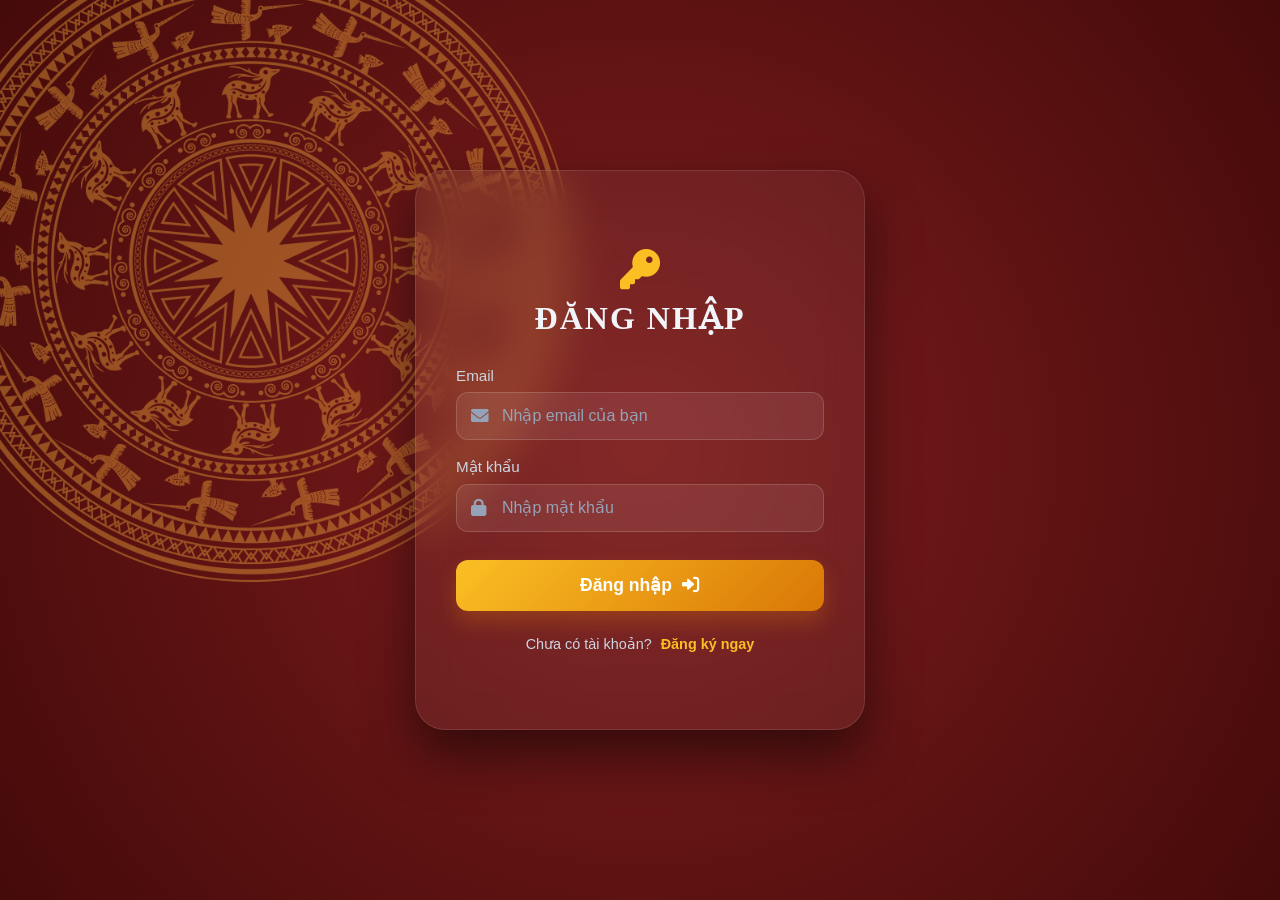
<file: test/index.html>
<!DOCTYPE html>
<html lang="vi">
<head>
    <meta charset="UTF-8">
    <meta name="viewport" content="width=device-width, initial-scale=1.0">
    <title>Temporia - Clean Red 3D Auth</title>
    <link rel="stylesheet" href="https://cdnjs.cloudflare.com/ajax/libs/font-awesome/6.0.0/css/all.min.css">
    <style>
        /* ================= BỐ CỤC NỀN ================= */
        * { margin: 0; padding: 0; box-sizing: border-box; }
        body { 
            font-family: 'Segoe UI', Tahoma, Geneva, Verdana, sans-serif; 
            overflow: hidden; 
            /* Phủ nền đỏ kín 100% màn hình, dọn sạch viền trắng */
            background: radial-gradient(circle at center, #7f1d1d 0%, #450a0a 100%);
            display: flex; align-items: center; justify-content: center;
            height: 100vh; width: 100vw;
            position: relative;
        }

        /* TRỐNG ĐỒNG Ở GÓC */
        .rotating-drum {
            position: absolute; top: -16%; left: -12%;
            width: 90vh; height: 90vh;
            background-image: url('trongdong.png');
            background-size: contain; background-repeat: no-repeat; background-position: center;
            opacity: 0.4; z-index: 2; animation: spin-drum 90s linear infinite; pointer-events: none;
        }

        @keyframes spin-drum { 0% { transform: rotate(0deg); } 100% { transform: rotate(360deg); } }

        /* ================= HIỆU ỨNG LẬT 3D (FLIP) ================= */
        /* Vùng không gian 3D */
        .auth-wrapper {
            position: relative;
            z-index: 10;
            width: 90%;
            max-width: 450px;
            height: 560px; 
            perspective: 1200px; 
        }

        /* Lõi xoay */
        .auth-inner {
            width: 100%;
            height: 100%;
            position: relative;
            transition: transform 0.8s cubic-bezier(0.4, 0, 0.2, 1); 
            transform-style: preserve-3d;
        }

        .auth-inner.is-flipped {
            transform: rotateY(180deg);
        }

        /* Thiết kế 2 mặt của thẻ */
        .auth-face {
            position: absolute;
            width: 100%;
            height: 100%;
            -webkit-backface-visibility: hidden;
            backface-visibility: hidden; 
            
            /* Glassmorphism cho cả 2 mặt */
            background: rgba(255, 255, 255, 0.05);
            backdrop-filter: blur(20px);
            -webkit-backdrop-filter: blur(20px);
            border: 1px solid rgba(255, 255, 255, 0.1);
            border-radius: 30px;
            box-shadow: 0 25px 50px rgba(0, 0, 0, 0.5);
            padding: 40px;
            
            display: flex;
            flex-direction: column;
            justify-content: center;
        }

        .auth-register {
            transform: rotateY(180deg);
        }

        /* ================= CHI TIẾT FORM ================= */
        .modal-header { display: flex; flex-direction: column; align-items: center; gap: 10px; }
        .modal-header h2 { font-size: 2rem; color: #f1f5f9; text-transform: uppercase; letter-spacing: 2px; font-family: serif; }
        .header-icon { font-size: 2.5rem; color: #fbbf24; }

        .auth-form { display: flex; flex-direction: column; gap: 18px; margin-top: 30px; text-align: left; }
        .input-group { display: flex; flex-direction: column; gap: 8px; }
        .input-label { font-size: 0.95rem; color: #cbd5e1; font-weight: 500; }
        
        .input-wrapper { position: relative; display: flex; align-items: center; }
        .input-icon { position: absolute; left: 15px; color: #94a3b8; font-size: 1.1rem; }
        
        .input-field {
            width: 100%; padding: 14px 15px 14px 45px; font-size: 1rem; color: #f1f5f9;
            background-color: rgba(255, 255, 255, 0.08); border: 1px solid rgba(255, 255, 255, 0.15);
            border-radius: 12px; outline: none; transition: all 0.3s ease;
        }
        .input-field:focus { border-color: #fbbf24; background-color: rgba(255, 255, 255, 0.12); }
        .input-field::placeholder { color: #94a3b8; }
        
        .submit-button {
            padding: 15px; font-size: 1.1rem; font-weight: bold; color: #fff;
            background: linear-gradient(135deg, #fbbf24 0%, #d97706 100%);
            border: none; border-radius: 12px; cursor: pointer; box-shadow: 0 10px 20px rgba(217, 119, 6, 0.3);
            transition: all 0.3s ease; display: flex; align-items: center; justify-content: center; gap: 10px;
            margin-top: 10px;
        }
        .submit-button:hover { transform: translateY(-2px); box-shadow: 0 15px 25px rgba(217, 119, 6, 0.5); }
        
        .modal-footer { text-align: center; font-size: 0.9rem; color: #cbd5e1; margin-top: 25px; }
        .toggle-link { color: #fbbf24; text-decoration: none; font-weight: bold; margin-left: 5px; cursor: pointer; }
        .toggle-link:hover { text-decoration: underline; }

    </style>
</head>
<body>

    <div class="rotating-drum"></div>

    <div class="auth-wrapper">
        <div class="auth-inner" id="authInner">
            
            <div class="auth-face auth-login">
                <div class="modal-header">
                    <i class="fas fa-key header-icon"></i>
                    <h2>Đăng nhập</h2>
                </div>
                
                <form class="auth-form">
                    <div class="input-group">
                        <label class="input-label">Email</label>
                        <div class="input-wrapper">
                            <i class="fas fa-envelope input-icon"></i>
                            <input class="input-field" type="email" placeholder="Nhập email của bạn">
                        </div>
                    </div>

                    <div class="input-group">
                        <label class="input-label">Mật khẩu</label>
                        <div class="input-wrapper">
                            <i class="fas fa-lock input-icon"></i>
                            <input class="input-field" type="password" placeholder="Nhập mật khẩu">
                        </div>
                    </div>

                    <button class="submit-button" type="submit">
                        Đăng nhập <i class="fas fa-sign-in-alt"></i>
                    </button>
                </form>

                <div class="modal-footer">
                    <p>Chưa có tài khoản? <a class="toggle-link" id="btnGoRegister">Đăng ký ngay</a></p>
                </div>
            </div>

            <div class="auth-face auth-register">
                <div class="modal-header">
                    <i class="fas fa-landmark header-icon"></i>
                    <h2>Đăng ký</h2>
                </div>
                
                <form class="auth-form">
                    <div class="input-group">
                        <label class="input-label">Email</label>
                        <div class="input-wrapper">
                            <i class="fas fa-envelope input-icon"></i>
                            <input class="input-field" type="email" placeholder="Nhập email của bạn">
                        </div>
                    </div>

                    <div class="input-group">
                        <label class="input-label">Mật khẩu</label>
                        <div class="input-wrapper">
                            <i class="fas fa-lock input-icon"></i>
                            <input class="input-field" type="password" placeholder="Tạo mật khẩu">
                        </div>
                    </div>

                    <div class="input-group">
                        <label class="input-label">Xác nhận mật khẩu</label>
                        <div class="input-wrapper">
                            <i class="fas fa-check-circle input-icon"></i>
                            <input class="input-field" type="password" placeholder="Nhập lại mật khẩu">
                        </div>
                    </div>

                    <button class="submit-button" type="submit">
                        Tạo tài khoản <i class="fas fa-user-plus"></i>
                    </button>
                </form>

                <div class="modal-footer">
                    <p>Đã có tài khoản? <a class="toggle-link" id="btnGoLogin">Đăng nhập</a></p>
                </div>
            </div>

        </div>
    </div>

    <script>
        const authInner = document.getElementById('authInner');
        const btnGoRegister = document.getElementById('btnGoRegister');
        const btnGoLogin = document.getElementById('btnGoLogin');

        btnGoRegister.addEventListener('click', () => {
            authInner.classList.add('is-flipped');
        });

        btnGoLogin.addEventListener('click', () => {
            authInner.classList.remove('is-flipped');
        });
    </script>
</body>
</html>
</file>
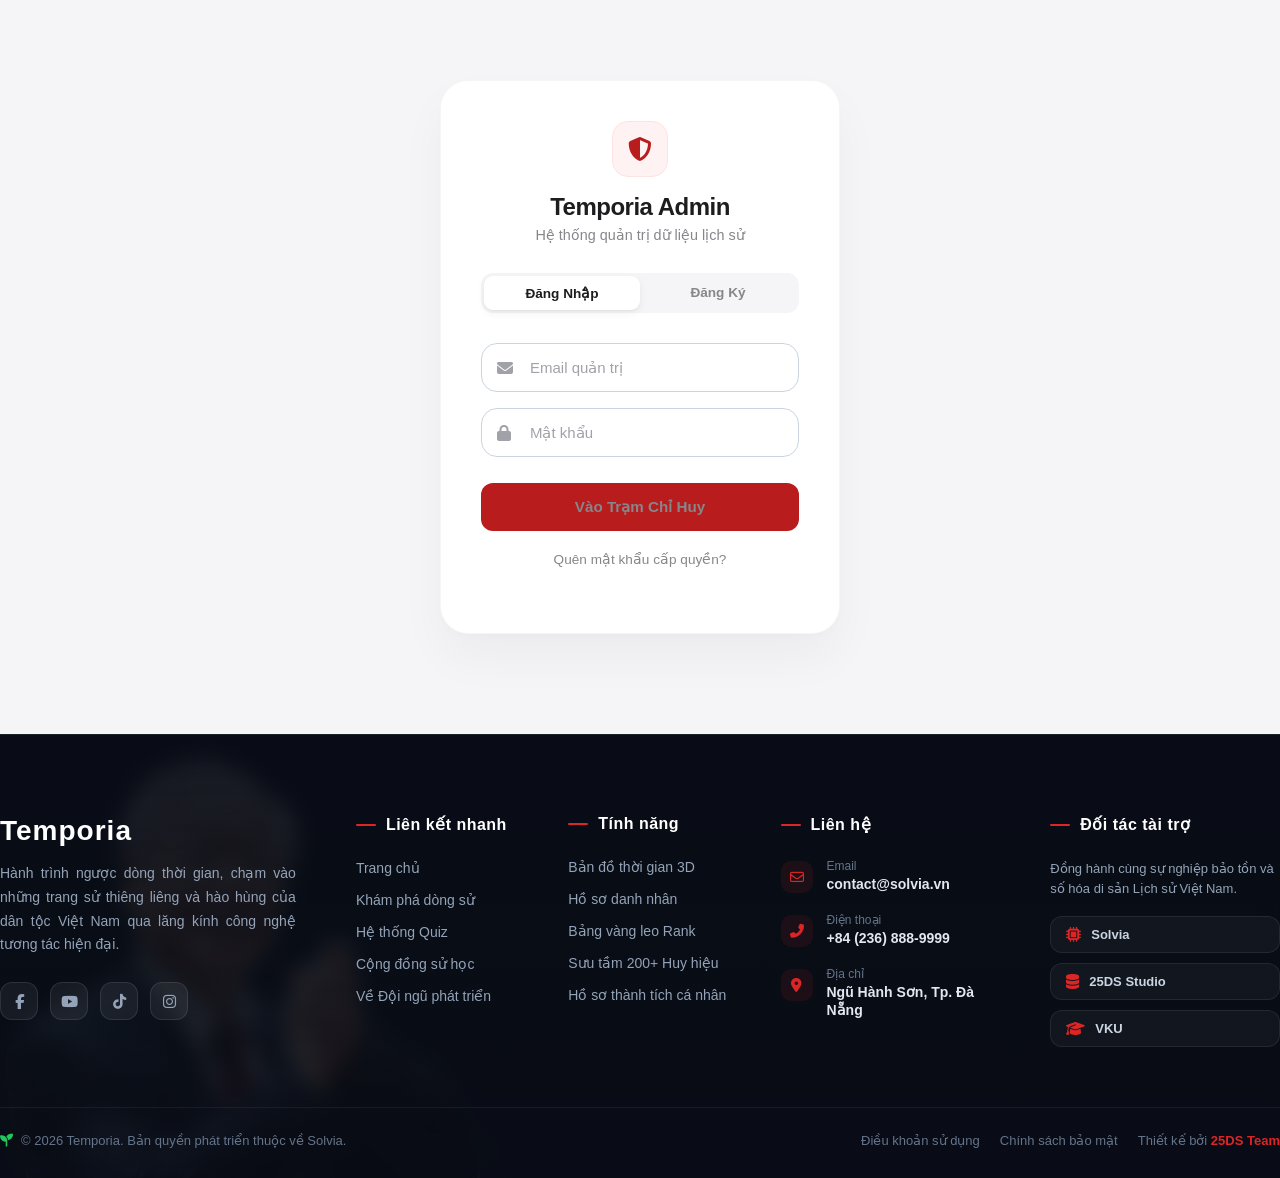
<file: admin.html>
<!DOCTYPE html>
<html lang="vi">
<head>
    <meta charset="UTF-8">
    <meta name="viewport" content="width=device-width, initial-scale=1.0">
    <title>Temporia Admin - Cổng Chấp Hành</title>
    
    <link href="https://fonts.googleapis.com/css2?family=Be+Vietnam+Pro:wght@400;500;600;700;800&display=swap" rel="stylesheet">
    <link rel="stylesheet" href="https://cdnjs.cloudflare.com/ajax/libs/font-awesome/6.4.0/css/all.min.css">
    
    <link rel="stylesheet" href="css/admin-auth.css">
     <link rel="stylesheet" href="css/trang-chu.css">
     <style>
    body.temporia-admin-bg {
        display: flex;
        flex-direction: column; 
        min-height: 100vh; /* Đảm bảo body luôn cao bằng màn hình */
        margin: 0;
    }
    
    .auth-glass-card {
        margin: 80px auto 40px auto; /* Khoảng cách phía trên 80px, tự động căn giữa trái phải, 40px phía dưới */
        flex: 1; /* Giúp khối thẻ đẩy footer xuống dưới cùng */
    }
    
    .temporia-global-footer {
        width: 100%;
        flex-shrink: 0; /* Đảm bảo footer không bị co lại */
    }
</style>
</head>
<body class="temporia-admin-bg">

    <div class="auth-glass-card">
        
        <header class="auth-header">
            <div class="auth-logo">
                <i class="fa-solid fa-shield-halved"></i>
            </div>
            <h1>Temporia Admin</h1>
            <p id="authSubtitle">Hệ thống quản trị dữ liệu lịch sử</p>
        </header>

        <nav class="segmented-control" id="segmentNav">
            <div class="segment-slider" id="segmentSlider"></div>
            <div class="segment-btn active" id="tabLogin" onclick="switchTab('login')">Đăng Nhập</div>
            <div class="segment-btn" id="tabRegister" onclick="switchTab('register')">Đăng Ký</div>
        </nav>

        <main class="form-container">
            
            <form id="loginForm" class="auth-form" onsubmit="handleLogin(event)">
                <div class="input-group">
                    <i class="fa-solid fa-envelope"></i>
                    <input type="email" class="apple-input" id="logEmail" placeholder="Email quản trị" required autocomplete="username">
                </div>
                <div class="input-group">
                    <i class="fa-solid fa-lock"></i>
                    <input type="password" class="apple-input" id="logPassword" placeholder="Mật khẩu" required autocomplete="current-password">
                </div>
                <button type="submit" class="apple-btn btn-login">
                    <span>Vào Trạm Chỉ Huy</span>
                </button>
                <a href="javascript:void(0)" class="forgot-pass" onclick="switchTab('forgot')">Quên mật khẩu cấp quyền?</a>
            </form>

            <form id="registerForm" class="auth-form hidden" onsubmit="handleRegister(event)">
                <div class="input-group">
                    <i class="fa-solid fa-user-tie"></i>
                    <input type="text" class="apple-input" id="regName" placeholder="Họ và tên tác giả" required>
                </div>
                <div class="input-group">
                    <i class="fa-solid fa-at"></i>
                    <input type="email" class="apple-input" id="regEmail" placeholder="Email đăng ký" required>
                </div>
                <div class="input-group">
                    <i class="fa-solid fa-key"></i>
                    <input type="password" class="apple-input" id="regPassword" placeholder="Mật khẩu (min 6 ký tự)" required minlength="6">
                </div>
                <div class="input-group">
                    <i class="fa-solid fa-fingerprint"></i>
                    <input type="text" class="apple-input" id="regSecret" placeholder="Mã Bí Mật (Secret Key)" required>
                    <a href="javascript:void(0)" onclick="handleRequestSecret()" style="position: absolute; right: 15px; top: 16px; font-size: 0.8rem; color: #b91c1c; text-decoration: none; font-weight: 600;" id="btnGetSecret">Nhận mã</a>
                </div>
                <button type="submit" class="apple-btn btn-register">
                    <span>Khởi Tạo Đặc Quyền</span>
                </button>
            </form>

            <form id="verifyForm" class="auth-form hidden" onsubmit="handleVerifyReg(event)">
                <div style="text-align: center; margin-bottom: 15px; cursor: pointer; color: #86868B; font-size: 0.9rem; font-weight: 500;" onclick="switchTab('register')">
                    <i class="fas fa-arrow-left"></i> Đổi tài khoản khác
                </div>
                <div class="input-group">
                    <i class="fa-solid fa-check-circle"></i>
                    <input type="text" class="apple-input" id="regOtpInput" placeholder="Nhập mã OTP 6 số từ email" required maxlength="6">
                </div>
                <button type="submit" class="apple-btn btn-register">
                    <span>Kích Hoạt Tài Khoản</span>
                </button>
            </form>

            <form id="forgotForm" class="auth-form hidden" onsubmit="handleForgotPass(event)">
                <div style="text-align: center; margin-bottom: 15px; cursor: pointer; color: #86868B; font-size: 0.9rem; font-weight: 500;" onclick="switchTab('login')">
                    <i class="fas fa-arrow-left"></i> Quay lại đăng nhập
                </div>
                <div class="input-group">
                    <i class="fa-solid fa-envelope"></i>
                    <input type="email" class="apple-input" id="forgotEmail" placeholder="Nhập email quản trị" required>
                </div>
                <button type="submit" class="apple-btn">
                    <span>Gửi Mã Khôi Phục</span>
                </button>
            </form>

            <form id="resetForm" class="auth-form hidden" onsubmit="handleResetPass(event)">
                <div style="text-align: center; margin-bottom: 15px; cursor: pointer; color: #86868B; font-size: 0.9rem; font-weight: 500;" onclick="switchTab('login')">
                    <i class="fas fa-arrow-left"></i> Hủy và quay lại
                </div>
                <div class="input-group">
                    <i class="fa-solid fa-key"></i>
                    <input type="text" class="apple-input" id="resetOtp" placeholder="Mã OTP từ email" required maxlength="6">
                </div>
                <div class="input-group">
                    <i class="fa-solid fa-lock"></i>
                    <input type="password" class="apple-input" id="resetPassword" placeholder="Mật khẩu mới (min 6 ký tự)" required minlength="6">
                </div>
                <button type="submit" class="apple-btn btn-register">
                    <span>Cập Nhật Mật Khẩu</span>
                </button>
            </form>

        </main>

    </div>

    <footer class="temporia-global-footer">
    
    <div class="footer-bg-wrapper">
       <img src="test/NPTx.png" onerror="this.onerror=null; this.src='https://placehold.co/100x100?text=Lỗi+ảnh';">
        <div class="footer-glass-overlay"></div>
    </div>

    <div class="container-full footer-content-container">
        <div class="footer-main-grid">
            
            <div class="footer-col brand-col">
                <div class="footer-logo">
                    <span class="logo-text">Temporia</span>
                </div>
                <p class="footer-desc">
                    Hành trình ngược dòng thời gian, chạm vào những trang sử thiêng liêng và hào hùng của dân tộc Việt Nam qua lăng kính công nghệ tương tác hiện đại.
                </p>
                <div class="footer-socials">
                    <a href="#" class="f-social-btn" title="Facebook"><i class="fa-brands fa-facebook-f"></i></a>
                    <a href="#" class="f-social-btn" title="YouTube"><i class="fa-brands fa-youtube"></i></a>
                    <a href="#" class="f-social-btn" title="TikTok"><i class="fa-brands fa-tiktok"></i></a>
                    <a href="#" class="f-social-btn" title="Instagram"><i class="fa-brands fa-instagram"></i></a>
                </div>
            </div>

            <div class="footer-col links-col">
                <div class="f-heading">
                    <h4>Liên kết nhanh</h4>
                </div>
                <ul class="f-links-list">
                    <li><a href="#">Trang chủ</a></li>
                    <li><a href="#">Khám phá dòng sử</a></li>
                    <li><a href="#">Hệ thống Quiz</a></li>
                    <li><a href="#">Cộng đồng sử học</a></li>
                    <li><a href="#">Về Đội ngũ phát triển</a></li>
                </ul>
            </div>

            <div class="footer-col links-col">
                <div class="f-heading">
                    <h4>Tính năng</h4>
                </div>
                <ul class="f-links-list">
                    <li><a href="#">Bản đồ thời gian 3D</a></li>
                    <li><a href="#">Hồ sơ danh nhân</a></li>
                    <li><a href="#">Bảng vàng leo Rank</a></li>
                    <li><a href="#">Sưu tầm 200+ Huy hiệu</a></li>
                    <li><a href="#">Hồ sơ thành tích cá nhân</a></li>
                </ul>
            </div>

            <div class="footer-col contact-col">
                <div class="f-heading">
                    <h4>Liên hệ</h4>
                </div>
                <div class="f-contact-info">
                    <div class="f-c-item">
                        <div class="f-c-icon"><i class="fa-regular fa-envelope"></i></div>
                        <div class="f-c-text">
                            <span>Email</span>
                            <strong>contact@solvia.vn</strong>
                        </div>
                    </div>
                    <div class="f-c-item">
                        <div class="f-c-icon"><i class="fa-solid fa-phone-flip"></i></div>
                        <div class="f-c-text">
                            <span>Điện thoại</span>
                            <strong>+84 (236) 888-9999</strong>
                        </div>
                    </div>
                    <div class="f-c-item">
                        <div class="f-c-icon"><i class="fa-solid fa-location-dot"></i></div>
                        <div class="f-c-text">
                            <span>Địa chỉ</span>
                            <strong>Ngũ Hành Sơn, Tp. Đà Nẵng</strong>
                        </div>
                    </div>
                </div>
            </div>

            <div class="footer-col sponsor-col">
                <div class="f-heading">
                    <h4>Đối tác tài trợ</h4>
                </div>
                <p class="sponsor-desc">Đồng hành cùng sự nghiệp bảo tồn và số hóa di sản Lịch sử Việt Nam.</p>
                
                <div class="sponsors-grid">
                    <div class="sponsor-badge" title="Tập đoàn Công nghệ Solvia">
                        <i class="fa-solid fa-microchip"></i> <span>Solvia</span>
                    </div>
                    <div class="sponsor-badge" title="25DS Studio - AI Data Analysis">
                        <i class="fa-solid fa-database"></i> <span>25DS Studio</span>
                    </div>
                    <div class="sponsor-badge" title="Quỹ Phát triển Công nghệ & Giáo dục">
                        <i class="fa-solid fa-graduation-cap"></i> <span>VKU</span>
                    </div>
                </div>
            </div>

        </div>

        <div class="footer-bottom-bar">
            <div class="f-copyright">
                <i class="fa-solid fa-seedling" style="color: #22c55e;"></i>
                <span>© 2026 Temporia. Bản quyền phát triển thuộc về Solvia.</span>
            </div>
            
            <div class="f-bottom-links">
                <a href="#">Điều khoản sử dụng</a>
                <a href="#">Chính sách bảo mật</a>
                <span class="f-credits">Thiết kế bởi <strong>25DS Team</strong></span>
            </div>
        </div>

    </div>
</footer>

    <script src="js/admin-auth.js"></script>
</body>
</html>
</file>
<file: css/admin-auth.css>
/* ========================================================================= */
/* APPLE MINIMALIST WHITE THEME - TEMPORIA ADMIN                             */
/* ========================================================================= */

:root {
    --bg-body: #F5F5F7;      /* Xám nhạt đặc trưng của Apple */
    --bg-card: #FFFFFF;      /* Trắng tinh khiết */
    --text-main: #1D1D1F;    /* Đen xám cực sâu */
    --text-dim: #86868B;     /* Xám phụ đề */
    --border-light: #E5E5EA; /* Viền xám mờ */
    --input-bg: #F5F5F7;     /* Nền input chìm */
    --primary-red: #b91c1c;  /* Đỏ Temporia */
    --apple-bezier: cubic-bezier(0.16, 1, 0.3, 1);
}

* { box-sizing: border-box; }

body.temporia-admin-bg {
    margin: 0; padding: 0;
    font-family: 'Be Vietnam Pro', -apple-system, BlinkMacSystemFont, sans-serif;
    min-height: 100vh;
    display: flex; justify-content: center; align-items: center;
    background: var(--bg-body); /* Đổi sang nền xám tĩnh, không đổi màu */
}

/* THẺ TRẮNG ĐƠN GIẢN (SOLID WHITE CARD) */
.auth-glass-card {
    width: 100%; max-width: 400px; /* Thu gọn lại cho thanh thoát */
    background: var(--bg-card);
    border-radius: 28px;
    /* Bỏ viền dày, dùng viền siêu mảnh và bóng đổ cực nhẹ */
    border: 1px solid rgba(0, 0, 0, 0.04);
    box-shadow: 0 24px 48px rgba(0, 0, 0, 0.04), 0 4px 12px rgba(0, 0, 0, 0.02);
    padding: 40px;
    opacity: 0; transform: translateY(20px);
    animation: authEntry 0.6s var(--apple-bezier) forwards;
}

@keyframes authEntry {
    to { opacity: 1; transform: translateY(0); }
}

.auth-header { text-align: center; margin-bottom: 30px; }

/* LOGO TỐI GIẢN */
.auth-logo {
    width: 56px; height: 56px;
    background: #FEF2F2; /* Nền đỏ cực nhạt */
    color: var(--primary-red);
    border: 1px solid #FEE2E2;
    border-radius: 16px;
    display: flex; justify-content: center; align-items: center;
    margin: 0 auto 16px;
    font-size: 24px;
}

.auth-header h1 { 
    margin: 0; font-size: 1.5rem; font-weight: 700; 
    color: var(--text-main); letter-spacing: -0.5px; 
}
.auth-header p { 
    margin: 6px 0 0; font-size: 0.9rem; 
    color: var(--text-dim); font-weight: 500; 
}

/* NÚT GẠT (SEGMENTED CONTROL CHUẨN IOS) */
.segmented-control {
    display: flex; position: relative;
    background: var(--input-bg);
    border-radius: 12px; padding: 3px;
    margin-bottom: 30px;
}

.segment-btn {
    flex: 1; text-align: center; padding: 9px 0;
    font-size: 0.85rem; font-weight: 600; color: var(--text-dim);
    cursor: pointer; z-index: 2; transition: color 0.3s;
}

.segment-btn.active { color: var(--text-main); }

.segment-slider {
    position: absolute; top: 3px; left: 3px;
    width: calc(50% - 3px); height: calc(100% - 6px);
    background: #ffffff; border-radius: 9px;
    /* Bóng đổ của slider gạt giống hệt màn hình cài đặt iPhone */
    box-shadow: 0 3px 8px rgba(0,0,0,0.06), 0 1px 2px rgba(0,0,0,0.04);
    transition: transform 0.4s var(--apple-bezier);
    z-index: 1;
}

/* FORM LAYOUT */
.form-container { position: relative; overflow: hidden; min-height: 250px; }

.auth-form { width: 100%; transition: all 0.5s var(--apple-bezier); }

.auth-form.hidden {
    position: absolute; top: 0; left: 0;
    opacity: 0; visibility: hidden;
    transform: scale(0.98) translateX(20px); pointer-events: none;
}

/* Ô NHẬP LIỆU (INPUT) SẠCH SẼ */
.input-group { position: relative; margin-bottom: 16px; }

.input-group i {
    position: absolute; 
    top: 50%; 
    left: 16px; 
    transform: translateY(-50%);
    color: #A1A1AA; 
    font-size: 1rem; 
    transition: color 0.2s;
    z-index: 10; /* Đảm bảo icon luôn nổi lên trên input */
}

.apple-input {
    width: 100%; 
    box-sizing: border-box;
    background: var(--input-bg);
    border: 1px solid transparent; 
    border-radius: 12px;
    
    /* Cập nhật dòng này: Tăng padding-left lên 48px-50px và thêm !important */
    padding: 15px 15px 15px 50px !important; 
    
    font-family: inherit; 
    font-size: 0.95rem; 
    font-weight: 500;
    color: var(--text-main); 
    transition: all 0.2s;
}

/* Khi bấm vào ô nhập liệu: Viền đỏ mỏng, nền trắng */
.apple-input:focus {
    outline: none; background: #ffffff;
    border-color: var(--primary-red);
    box-shadow: 0 0 0 3px rgba(185, 28, 28, 0.08);
}

.apple-input:focus + i { color: var(--primary-red); }
.apple-input::placeholder { color: #A1A1AA; font-weight: 400; }

/* NÚT BẤM CHÍNH (GỌN GÀNG, KHÔNG GRADIENT LÒE LOẸT) */
.apple-btn {
    width: 100%; padding: 15px; margin-top: 10px;
    background: var(--primary-red); color: white;
    border: none; border-radius: 12px;
    font-family: inherit; font-size: 0.95rem; font-weight: 600;
    cursor: pointer; transition: all 0.2s;
}

.apple-btn:hover { background: var(--primary-hover); transform: translateY(-1px); box-shadow: 0 8px 16px rgba(185, 28, 28, 0.15); }
.apple-btn:active { transform: translateY(1px); box-shadow: none; }

.forgot-pass {
    display: block; text-align: center; margin-top: 20px;
    font-size: 0.85rem; color: var(--text-dim); text-decoration: none; font-weight: 500;
}
.forgot-pass:hover { color: var(--text-main); }

/* Fix lỗi hover nút mất chữ */
.segment-btn:hover { color: var(--primary-red); }
.apple-btn:hover { color: #000000 !important; }
/* Thêm .input-group ra đằng trước để tăng độ ưu tiên tuyệt đối */
.input-group .apple-input {
    padding: 15px 15px 15px 48px !important; 
}
</file>
<file: css/trang-chu.css>
/* ========================================================================= */
/* CSS TRANG CHỦ TEMPORIA - PHONG CÁCH APPLE SOFT BENTO                      */
/* ========================================================================= */

/* 1. KHAI BÁO BIẾN MÀU (THEME SÁNG APPLE) */
:root {
    --bg-apple: #F5F5F7; /* Nền xám bạc sang trọng */
    --glass-bg: rgba(255, 255, 255, 0.65);
    --glass-border: rgba(255, 255, 255, 0.8);
    --text-dark: #dc2626 !important;
    --text-dim: #86868B !important;
    --accent-yellow: #facc15;
    --accent-light-yellow: #fef08a;
}

/* 2. ÉP BUỘC BODY SANG NỀN SÁNG (GHI ĐÈ GLOBAL.CSS) */
body {
    background-color: var(--bg-apple) !important;
    background-image: none !important; /* Xóa mọi background tối màu từ global */
    color: var(--text-dark) !important;
}

/* 3. GHI ĐÈ THANH MENU (GIỮ KÍNH TRONG, ĐỔI CHỮ SANG ĐEN NHÁM) */
/* 3. GHI ĐÈ THANH MENU (KÍNH SIÊU TRONG SUỐT) */
.navbar {
    /* Đưa nền trắng về mức gần như tàng hình (chỉ 5%) */
    background: rgba(255, 255, 255, 0.05) !important; 
    
    /* Ép buộc hiệu ứng làm nhòe (blur) hoạt động mạnh để tạo chất kính */
    backdrop-filter: blur(30px) saturate(150%) !important;
    -webkit-backdrop-filter: blur(30px) saturate(150%) !important;
    
    /* Làm mỏng đổ bóng để thanh menu nhẹ bẫng, lơ lửng */
    box-shadow: 0 15px 35px rgba(0, 0, 0, 0.04), inset 0 1px 0 rgba(255, 255, 255, 0.4) !important;
    
    /* Viền kính mỏng tang */
    border-top: 1px solid rgba(255, 255, 255, 0.4) !important;
    border-bottom: 1px solid rgba(0, 0, 0, 0.02) !important;
    border-left: 1px solid rgba(255, 255, 255, 0.1) !important;
    border-right: 1px solid rgba(255, 255, 255, 0.1) !important;
}

/* Chỉnh chữ menu thành đen nhám, bỏ bóng sáng */
.nav-brand, .nav-menu > li > a { text-shadow: none !important; color: var(--text-dim) !important; }
.nav-brand { color: var(--text-dark) !important; }
.nav-menu > li > a:hover, .nav-menu > li > a.active { color: var(--text-dark) !important; font-weight: 600; }

/* Menu con (Dropdown) */
.dropdown-content {
    background: rgba(255, 255, 255, 0.85) !important;
    border: 1px solid rgba(0, 0, 0, 0.05) !important;
    box-shadow: 0 20px 40px rgba(0, 0, 0, 0.1) !important;
}
.dropdown-content li a { color: var(--text-dim) !important; }
.dropdown-content li a:hover { background: rgba(0, 0, 0, 0.04) !important; color: var(--text-dark) !important; }

/* Nút đăng nhập/Đăng ký */
.btn-login { color: var(--text-dim) !important; text-shadow: none !important; }
.btn-login:hover { color: var(--text-dark) !important; }
.btn-register { background-color: #dc2626 !important; color: #FFFFFF !important; box-shadow: 0 4px 15px rgba(0, 0, 0, 0.1) !important; text-shadow: none !important;}
.btn-register:hover { background-color: #000000 !important; box-shadow: 0 6px 20px rgba(0, 0, 0, 0.15) !important; }

/* ========================================================================= */

/* 4. BỐ CỤC CHÍNH */
.dashboard-layout {
    padding: 120px 50px 50px 50px; /* Cách đỉnh 120px để né thanh menu */
    max-width: 1400px;
    margin: 0 auto;
}

/* 5. BANNER APPLE GLASS (NẰM DƯỚI MENU) */
/* ========================================================================= */
/* KHỐI BANNER CHÍNH: HIỆU ỨNG KÍNH MỜ (GLASSMORPHISM) CHUẨN APPLE           */
/* ========================================================================= */
.intro-glass-banner {
    /* 1. Nền trắng nhưng làm TRONG SUỐT đi (chỉ giữ 40% độ đục) để nhìn xuyên thấu */
    background: rgba(255, 255, 255, 0.4) !important; 
    
    /* 2. ĐÂY LÀ PHÉP THUẬT: Làm nhòe (blur) mọi thứ nằm PHÍA SAU tấm nền này */
    backdrop-filter: blur(25px) saturate(120%) !important;
    -webkit-backdrop-filter: blur(25px) saturate(120%) !important;
    
    /* 3. Viền kính phát sáng nhẹ để phân tách rõ không gian */
    border: 1.5px solid rgba(255, 255, 255, 0.8) !important;
    border-radius: 40px;
    padding: 60px 70px;
    
    display: flex;
    justify-content: space-between;
    align-items: center;
    
    /* 4. Đổ bóng mềm để khối kính nổi bồng bềnh lên khỏi mặt trống đồng */
    box-shadow: 0 25px 50px rgba(0, 0, 0, 0.05), inset 0 2px 0 rgba(255, 255, 255, 0.8) !important;
    
    position: relative;
    z-index: 10; /* Đảm bảo luôn nằm trên trống đồng */
}

.banner-content { max-width: 600px; }

.badge-pill { 
    display: inline-flex; align-items: center; gap: 8px; 
    background: #fff; border: 1px solid #E5E5EA; 
    padding: 8px 16px; border-radius: 100px; 
    font-size: 13px; font-weight: 700; color: var(--text-dark); 
    margin-bottom: 25px; box-shadow: 0 4px 10px rgba(0,0,0,0.03); 
}

body {
    font-family: 'Plus Jakarta Sans', sans-serif !important;
}

/* Tinh chỉnh lại Tiêu đề chính */
.apple-heading {
    font-size: 58px;
    font-weight: 800;
    line-height: 1.15;
    letter-spacing: -1.5px;
    margin-bottom: 25px;
    
    /* Phủ Gradient Đen chì (Charcoal) sang Xám ánh kim (Metallic) */
    background: linear-gradient(135deg, #09090b 0%, #52525b 100%);
    -webkit-background-clip: text;
    -webkit-text-fill-color: transparent;
}

.highlight-pill {
    background: linear-gradient(135deg, #facc15 0%, #ca8a04 100%);
    color: #fff;
    box-shadow: 0 10px 20px rgba(202, 138, 4, 0.25);
    padding: 0 25px;
}
.highlight-pill i { color: #fff; }
.apple-sub { 
    font-size: 16px; 
    margin-bottom: 40px; 
    line-height: 1.7; 
    font-weight: 500; 
    letter-spacing: -0.2px;
    
    /* Phủ Gradient Xám khói (Zinc) mềm mại, dễ đọc */
    background: linear-gradient(135deg, #3f3f46 0%, #a1a1aa 100%);
    -webkit-background-clip: text;
    -webkit-text-fill-color: transparent;
}
.action-group { display: flex; gap: 15px; }
.btn-dark { 
    background: var(--text-dark); color: #fff; border: none; 
    border-radius: 100px; padding: 16px 32px; font-size: 16px; 
    font-weight: 600; cursor: pointer; display: flex; align-items: center; gap: 10px; transition: 0.3s; 
}
.btn-dark:hover { transform: scale(1.02); background: #000; box-shadow: 0 10px 20px rgba(0,0,0,0.15); }

.btn-light { 
    background: #fff; color: var(--text-dark); border: 1px solid #E5E5EA; 
    border-radius: 100px; padding: 16px 32px; font-size: 16px; font-weight: 600; cursor: pointer; transition: 0.3s; 
}
.btn-light:hover { background: #F5F5F7; }

/* 6. THẺ NỔI TRANG TRÍ BÊN PHẢI BANNER */
.banner-visual { position: relative; width: 400px; height: 300px; display: flex; align-items: center; justify-content: center; }
.floating-card { 
    background: #fff; border-radius: 20px; padding: 20px; 
    display: flex; align-items: center; gap: 15px; 
    box-shadow: 0 20px 40px rgba(0,0,0,0.08); border: 1px solid #f0f0f0; 
    animation: float 6s ease-in-out infinite; 
}
.card-icon { width: 50px; height: 50px; background: var(--accent-light-yellow); border-radius: 12px; display: flex; justify-content: center; align-items: center; font-size: 20px; color: #ca8a04; }
.card-info h4 { font-size: 16px; margin: 0; color: var(--text-dark); }
.card-info span { font-size: 14px; color: var(--text-dim); }

@keyframes float { 
    0% { transform: translateY(0); } 
    50% { transform: translateY(-15px); } 
    100% { transform: translateY(0); } 
}
/* ========================================================================= */
/* 1. HIỆU ỨNG CHUYỂN CẢNH (SƯƠNG TAN) & TRƯỢT NỘI DUNG                      */
/* ========================================================================= */

/* Lớp sương trùng màu với trang Intro để tạo cảm giác liền mạch */
.page-transition-overlay {
    position: fixed;
    top: 0; left: 0; width: 100%; height: 100%;
    background-color: #F5F5F7; /* Trùng với màu lớp sương bên file index */
    z-index: 999999;
    pointer-events: none;
    /* Giữ nguyên lớp sương 0.1s, sau đó cho tan từ từ trong 0.8s */
    animation: fadeOutFog 0.8s ease-in-out forwards 0.1s;
}

@keyframes fadeOutFog {
    0% { opacity: 1; }
    100% { opacity: 0; visibility: hidden; }
}

/* Nội dung trang chủ mờ dần và trượt nhẹ lên (Giúp tạo cảm giác mượt mà) */
.dashboard-layout {
    opacity: 0;
    transform: translateY(15px);
    animation: contentSlideUp 1s cubic-bezier(0.2, 0.8, 0.2, 1) forwards 0.3s;
}

@keyframes contentSlideUp {
    0% { opacity: 0; transform: translateY(15px); }
    100% { opacity: 1; transform: translateY(0); }
}

/* ========================================================================= */
/* (Phần CSS của Menu và các class khác giữ nguyên ở bên dưới)               */
/* ========================================================================= */

/* ========================================================================= */
/* HIỆU ỨNG TRỐNG ĐỒNG "THỦY ẤN" (CHÌM MỜ NHƯNG GIỮ RÕ CHI TIẾT)              */
/* ========================================================================= */

.dashboard-layout {
    position: relative; 
    min-height: 100vh;
}

/* Khung chứa Trống đồng */
.water-drum-decoration {
    position: absolute;
    top: -150px;  
    left: -200px; 
    width: 660px; 
    height: 660px;
    z-index: 1;  /* Nằm ngay trên nền, dưới Banner */
    
    /* CHỈNH LẠI THÔNG SỐ Ở ĐÂY: Tăng độ rõ, giảm nhòe */
    opacity: 0.45; /* Hiển thị 45% để thấy rõ họa tiết chim Lạc và mặt trời */
    filter: blur(2px); /* Chỉ làm nhòe CỰC NHẸ 2px để tạo độ êm, không làm mất nét */
    pointer-events: none;
    
    /* (Tùy chọn) Thêm chế độ hòa trộn để nó ăn nhập vào nền xám bạc hơn */
    mix-blend-mode: multiply; 
}

/* Phủ sương viền ngoài để rìa trống đồng tự động tan biến vào nền */
.water-drum-decoration::after {
    content: '';
    position: absolute;
    top: 0; left: 0; right: 0; bottom: 0;
    background: radial-gradient(circle, transparent 40%, var(--bg-apple) 70%);
    border-radius: 50%;
}

.spin-drum {
    width: 100%;
    height: 100%;
    object-fit: contain;
    /* Quay chậm rãi, uy nghi */
    animation: majesticSpin 120s linear infinite; 
}

@keyframes majesticSpin {
    from { transform: rotate(0deg); }
    to { transform: rotate(360deg); }
}

/* ========================================================================= */
/* KHU VỰC HÌNH ẢNH MINH HỌA BÊN PHẢI BANNER                                 */
/* ========================================================================= */


/* Chữ Lịch sử dùng font Serif (có chân), in nghiêng, màu đỏ sẫm để tạo nét cổ kính */
/* 2. Chữ Nghệ thuật (Cho các chữ "Đa chiều", "Lịch sử", "Mở ngàn") */
.art-text {
    font-family: 'Playfair Display', serif;
    font-style: italic;
    font-weight: 700;
    font-size: 1.15em; 
    letter-spacing: 0;
    
    /* THÊM DÒNG NÀY: Nới rộng khung bên phải để bao trọn nét móc của chữ nghiêng */
    padding-right: 12px; 
    
    /* Phủ Gradient Đỏ Ruby rực rỡ */
    background: linear-gradient(135deg, #dc2626 0%, #7f1d1d 100%);
    -webkit-background-clip: text;
    -webkit-text-fill-color: transparent !important; 
}

/* Nâng cấp viên thuốc (Pill) cho sang trọng hơn */
.highlight-pill {
    background: linear-gradient(135deg, #facc15 0%, #ca8a04 100%);
    color: #fff;
    box-shadow: 0 10px 20px rgba(202, 138, 4, 0.25);
    padding: 0 25px;
}
.highlight-pill i { color: #fff; }

/* ========================================================================= */
/* SLIDER HÌNH ẢNH TRƯỢT TỰ ĐỘNG                                             */
/* ========================================================================= */
/* ========================================================================= */
/* SLIDER HÌNH ẢNH TỶ LỆ TUYỆT ĐỐI 100%                                      */
/* ========================================================================= */
.banner-visual {
    width: 450px;
    display: flex;
    justify-content: flex-end;
}

.hero-slider-wrapper {
    position: relative;
    width: 100%;
    height: 380px;
    border-radius: 32px;
    padding: 8px; /* Lớp viền kính bao quanh */
    background: rgba(255, 255, 255, 0.5);
    box-shadow: 0 20px 40px rgba(0,0,0,0.08);
    /* LƯU Ý: KHÔNG dùng overflow: hidden ở đây nữa */
}

/* LỚP MẶT NẠ MỚI: Giữ nhiệm vụ cắt chính xác mọi ảnh thừa bị lòi ra */
.slider-viewport {
    width: 100%;
    height: 100%;
    overflow: hidden; 
    border-radius: 24px; /* Bo góc lọt lòng khung kính */
}

.slider-track {
    display: flex;
    width: 100%;
    height: 100%;
    /* Bỏ transition ở đây để JS tự kiểm soát cho mượt */
}

.slider-track img {
    width: 100%;
    height: 100%;
    object-fit: cover;
    flex-shrink: 0; /* QUAN TRỌNG NHẤT: Ép ảnh không bao giờ bị co lại (Fix lỗi 95%) */
    display: block;
    margin: 0;
    padding: 0;
}

/* Dấu chấm (Dots) */
.slider-dots {
    position: absolute;
    bottom: 20px;
    left: 50%;
    transform: translateX(-50%);
    display: flex;
    gap: 8px;
    z-index: 10;
}
.slider-dots .dot {
    width: 8px; height: 8px; border-radius: 50%;
    background: rgba(255, 255, 255, 0.5);
    cursor: pointer; transition: all 0.4s ease;
}
.slider-dots .dot.active {
    background: #ffffff; width: 24px; border-radius: 10px;
    box-shadow: 0 2px 5px rgba(0,0,0,0.2);
}


/* ========================================================================= */
/* PHẦN 3: BENTO BOX - PHÂN TẦNG KHÔNG GIAN (APPLE STYLE)                    */
/* ========================================================================= */

.bento-section {
    margin-top: 100px; /* Cách xa Banner một khoảng cho thoáng */
    position: relative;
    z-index: 10;
}

.section-header {
    text-align: center;
    margin-bottom: 50px;
}

.section-title {
    font-size: 48px;
    margin-bottom: 15px;
}

.text-center { text-align: center; margin: 0 auto; max-width: 600px; }

/* --- CẤU TRÚC LƯỚI BENTO --- */
/* --- CẤU TRÚC LƯỚI BENTO GỌN GÀNG (COMPACT GRID) --- */
.compact-grid {
    display: grid;
    grid-template-columns: repeat(3, 1fr);
    grid-template-rows: repeat(2, 220px); /* Ép chiều cao thẻ nhỏ lại còn 220px */
    gap: 24px; /* Thu hẹp khoảng hở giữa các thẻ */
    max-width: 1050px; /* Bóp chiều rộng tổng thể để thẻ không bị bè ngang */
    margin: 0 auto; /* Căn giữa màn hình */
}

/* Định hình không gian cho 4 thẻ mới */
.bento-tall { grid-column: span 1; grid-row: span 2; }
.bento-wide-sm { grid-column: span 2; grid-row: span 1; }
.bento-square { grid-column: span 1; grid-row: span 1; }

/* --- THIẾT KẾ LỚP KÍNH (CARDS) - Thu nhỏ đệm --- */
.bento-card {
    position: relative;
    border-radius: 32px; /* Giảm độ bo góc một chút cho hợp tỷ lệ thẻ nhỏ */
    padding: 30px; /* Giảm khoảng trống bên trong để khít với nội dung */
    overflow: hidden;
    display: flex;
    flex-direction: column;
    justify-content: space-between;
    transition: transform 0.5s cubic-bezier(0.2, 0.8, 0.2, 1), box-shadow 0.5s cubic-bezier(0.2, 0.8, 0.2, 1);
    box-shadow: 0 15px 35px rgba(0,0,0,0.03), inset 0 2px 0 rgba(255,255,255,1);
    border: 1px solid rgba(255,255,255,0.6);
}

.card-glass-bg {
    position: absolute; top: 0; left: 0; width: 100%; height: 100%;
    background: rgba(255, 255, 255, 0.6);
    backdrop-filter: blur(20px); -webkit-backdrop-filter: blur(20px);
    z-index: 1;
}

/* ========================================================================= */
/* FIX LỖI: LẤY LẠI HIỆU ỨNG LƠ LỬNG KHI HOVER BENTO BOX                     */
/* ========================================================================= */

/* Ghép chung .reveal.active:hover để tạo ra một "lệnh" có độ ưu tiên cao nhất, đè mọi thứ khác */
.bento-card.reveal.active:hover {
    transform: translateY(-10px) scale(1.02) !important; /* Ép buộc phải nảy lên */
    box-shadow: 0 30px 50px rgba(0,0,0,0.08), inset 0 2px 0 rgba(255,255,255,1) !important;
    border-color: rgba(255,255,255,1) !important;
    
    /* Chỉnh lại tốc độ lướt khi di chuột cho nhanh và nhạy hơn (0.4s) */
    transition: all 0.4s cubic-bezier(0.2, 0.8, 0.2, 1) !important; 
}

/* --- TỈ LỆ NỘI DUNG (Căn chỉnh font chữ phù hợp khung nhỏ) --- */
.card-content { position: relative; z-index: 2; height: 100%; display: flex; flex-direction: column; }

.bento-card h3 {
    font-family: 'Plus Jakarta Sans', sans-serif;
    font-size: 20px;
    font-weight: 800;
    margin-bottom: 8px;
    letter-spacing: -0.5px;
    
    /* Phủ Gradient từ đen tuyền sang xám đậm */
    background: linear-gradient(135deg, #000000 0%, #52525b 100%);
    -webkit-background-clip: text;
    -webkit-text-fill-color: transparent;
}

.bento-card p {
    font-size: 16px; 
    line-height: 1.6; 
    margin-bottom: 15px; 
    font-weight: 600; /* Tăng độ nét lên một chút để thấy rõ gradient */
    
    /* Phủ Gradient hệ màu Zinc (Xám ấm, không bị ám xanh dương nữa) */
    background: linear-gradient(135deg, #3f3f46 0%, #a1a1aa 100%);
    -webkit-background-clip: text;
    -webkit-text-fill-color: transparent;
}

/* Biểu tượng (Icon) gọn gàng hơn */
.card-icon {
    width: 50px; height: 50px; /* Thu nhỏ icon */
    border-radius: 16px;
    display: flex; justify-content: center; align-items: center;
    font-size: 20px; color: #fff; margin-bottom: auto;
    box-shadow: 0 8px 16px rgba(0,0,0,0.1);
}

/* Màu sắc gradient giữ nguyên sự sang trọng */
.gradient-red { background: linear-gradient(135deg, #ef4444, #991b1b); }
.gradient-gold { background: linear-gradient(135deg, #facc15, #a16207); }
.gradient-blue { background: linear-gradient(135deg, #3b82f6, #1d4ed8); }
.gradient-dark { background: linear-gradient(135deg, #3f3f46, #18181b); }

.card-link {
    display: inline-flex; align-items: center; gap: 8px;
    color: var(--text-dark); font-weight: 700; text-decoration: none;
    font-size: 14px; margin-top: auto;
}

/* Ép thẻ Podcast ngang thành 2 cột chữ & icon */
.wide-flex-sm {
    flex-direction: row; align-items: center; gap: 25px;
}
.wide-flex-sm .card-icon { margin-bottom: 0; flex-shrink: 0; }
.wide-text { display: flex; flex-direction: column; justify-content: center; }
.wide-text p { margin-bottom: 0; }

/* ========================================================================= */
/* HIỆU ỨNG XUẤT HIỆN KHI CUỘN TRANG (APPLE SCROLL REVEAL)                   */
/* ========================================================================= */

/* Trạng thái ban đầu: Tàng hình, tụt xuống 40px và hơi thu nhỏ lại */
.reveal {
    opacity: 0;
    transform: translateY(40px) scale(0.98);
    transition: all 0.8s cubic-bezier(0.2, 0.8, 0.2, 1); /* Gia tốc lướt êm ái */
}

/* Trạng thái kích hoạt: Hiện rõ, nảy lên vị trí gốc */
.reveal.active {
    opacity: 1;
    transform: translateY(0) scale(1);
}

/* TẠO NHỊP ĐIỆU: Các thẻ Bento xuất hiện nối tiếp nhau */
.bento-grid .reveal:nth-child(1) { transition-delay: 0.1s; } /* Ô dọc ra đầu tiên */
.bento-grid .reveal:nth-child(2) { transition-delay: 0.2s; } /* Ô ngang ra thứ hai */
.bento-grid .reveal:nth-child(3) { transition-delay: 0.3s; } /* Ô vuông 1 ra thứ ba */
.bento-grid .reveal:nth-child(4) { transition-delay: 0.4s; } /* Ô vuông 2 ra cuối cùng */

/* Header xuất hiện ngay không cần delay */
.section-header.reveal { transition-delay: 0s; }

/* ========================================================================= */
/* HỌA TIẾT NỀN CHÌM TĨNH (PHẦN 2 BENTO BOX)                                 */
/* ========================================================================= */
/* Đảm bảo toàn trang không bao giờ bị lỗi thanh cuộn ngang khi có ảnh tràn viền */
body {
    overflow-x: hidden !important; 
}

/* Khung chứa họa tiết (Đã xóa lệnh cắt viền) */
.bento-bg-decorations {
    position: absolute;
    top: 0; left: 0; right: 0; bottom: 0;
    /* Đã gỡ bỏ overflow: hidden; ở đây để ảnh được tràn tự do */
    z-index: 0; 
    pointer-events: none; 
}

/* Khung cấu hình chung cho các ảnh nghệ thuật chìm */
.bg-artwork {
    position: absolute;
    width: 500px; /* Bạn có thể tăng giảm kích thước tùy ý */
    height: 500px;
    object-fit: contain;
    
    opacity: 0.35;
    filter: blur(2px);
    mix-blend-mode: multiply;
    
    /* Làm viền ảnh tự động trong suốt, tan vào nền để không bị lộ cạnh vuông */
    -webkit-mask-image: radial-gradient(circle, rgba(0,0,0,1) 40%, rgba(0,0,0,0) 75%);
    mask-image: radial-gradient(circle, rgba(0,0,0,1) 40%, rgba(0,0,0,0) 75%);
}

/* 1. Tấm ảnh nằm gần góc trên - bên trái */
.top-left-art {
    top: 3%; 
    left: -160px; 
    /* Đã gỡ bỏ hiệu ứng xoay (animation) */
}

/* 2. Tấm ảnh nằm gần góc dưới - bên phải */
.bottom-right-art {
    bottom: 2%; 
    right: -160px; 
    /* Đã gỡ bỏ hiệu ứng xoay (animation) */
}

/* ========================================================================= */
/* HIỆU ỨNG NHẤN MẠNH TỪ KHÓA (KEYWORD HIGHLIGHTING)                         */
/* ========================================================================= */

/* Cách 1: Nhấn mạnh bằng màu đỏ sẫm nguyên khối (Cổ điển, dễ đọc) */
.text-highlight {
    background: none; /* Xóa gradient của đoạn văn đè lên */
    -webkit-text-fill-color: #991b1b !important; /* Ép hiển thị màu đỏ sẫm */
    color: #991b1b;
    font-weight: 800;
}

.text-gradient-red {
    background: linear-gradient(135deg, #ef4444 0%, #7f1d1d 100%);
    -webkit-background-clip: text;
    -webkit-text-fill-color: transparent !important; /* Giữ nguyên hiệu ứng gradient đỏ */
    font-weight: 800;
}

.text-gradient-gold {
    background: linear-gradient(135deg, #ca8a04 0%, #854d0e 100%);
    -webkit-background-clip: text;
    -webkit-text-fill-color: transparent !important; /* Giữ nguyên hiệu ứng gradient vàng */
    font-weight: 800;
}

/* ========================================================================= */
/* PHẦN 2: TRỤ CỘT TÁI ĐỊNH NGHĨA (PILLAR CARDS)                             */
/* ========================================================================= */

.redefine-section {
    margin-top: 120px;
    margin-bottom: 80px;
    position: relative;
    z-index: 10;
}

.pillars-container {
    display: flex;
    justify-content: center;
    gap: 40px;
    max-width: 1100px;
    margin: 0 auto;
    padding: 0 20px;
}

/* --- Khung Trụ cột --- */
.pillar-card {
    flex: 1; /* Chia đều 3 cột */
    position: relative;
    border-radius: 32px;
    padding: 2px; /* Dùng để tạo lớp viền gradient giả (nếu cần) hoặc không gian cho kính */
    transition: transform 0.5s cubic-bezier(0.2, 0.8, 0.2, 1);
}

.pillar-card:hover {
    transform: translateY(-15px);
}

/* --- Khối pha lê lọt lòng --- */
.pillar-glass {
    position: relative;
    height: 100%;
    background: rgba(255, 255, 255, 0.5);
    backdrop-filter: blur(25px);
    -webkit-backdrop-filter: blur(25px);
    border: 1px solid rgba(255, 255, 255, 0.8);
    border-radius: 30px;
    padding: 50px 30px;
    text-align: center;
    box-shadow: 0 20px 40px rgba(0,0,0,0.04);
    z-index: 2;
    display: flex;
    flex-direction: column;
    align-items: center;
}

/* --- Cục sạc ánh sáng (Glow Orb) nằm chìm phía sau kính --- */
.pillar-glow {
    position: absolute;
    top: 40px;
    left: 50%;
    transform: translateX(-50%);
    width: 80px;
    height: 80px;
    border-radius: 50%;
    filter: blur(35px); /* Làm nhòe cực mạnh để tạo ánh sáng hắt */
    z-index: 1;
    opacity: 0.6;
    transition: opacity 0.4s ease, transform 0.4s ease;
}

.pillar-card:hover .pillar-glow {
    opacity: 1;
    transform: translateX(-50%) scale(1.3); /* Phình to ra khi lướt chuột */
}

.glow-red { background: #ef4444; }
.glow-gold { background: #facc15; }
.glow-blue { background: #3b82f6; }

/* --- Nội dung bên trong Trụ cột --- */
.pillar-icon {
    font-size: 32px;
    color: var(--text-dark); /* Icon màu tối kim loại */
    margin-bottom: 25px;
    position: relative;
    z-index: 3;
}

.pillar-title {
    font-family: 'Plus Jakarta Sans', sans-serif;
    font-size: 24px;
    font-weight: 800;
    line-height: 1.3;
    margin-bottom: 15px;
    
    /* Áp dụng Gradient Đen/Xám kim loại cho tiêu đề */
    background: linear-gradient(135deg, #09090b 0%, #52525b 100%);
    -webkit-background-clip: text;
    -webkit-text-fill-color: transparent;
}

.pillar-glass p {
    font-size: 15px;
    line-height: 1.6;
    font-weight: 600;
    
    /* Áp dụng Gradient Xám khói cho đoạn văn */
    background: linear-gradient(135deg, #3f3f46 0%, #a1a1aa 100%);
    -webkit-background-clip: text;
    -webkit-text-fill-color: transparent;
}

/* ========================================================================= */
/* PHẦN 4: FLOATING TEXT VỚI NỀN VIDEO MỜ ẢO KHÓA CỐ ĐỊNH                     */
/* ========================================================================= */

.mission-blend-section {
    position: relative;
    /* Không set height cứng, để nội dung tự đẩy chiều cao, giúp lướt trơn tru */
    margin-top: 50px; 
    padding-bottom: 100px;
}

/* --- VIDEO NỀN: KHÓA FULL MÀN HÌNH --- */
/* --- VIDEO NỀN: ÉP TRÀN VIỀN 100% MÀN HÌNH --- */
.video-blend-wrapper {
    position: sticky;
    top: 0;
    
    /* Ép chiều ngang rộng bằng ĐÚNG 100% kích thước màn hình thiết bị */
    width: 100vw; 
    /* Thuật toán kéo ngược video ra khỏi mọi giới hạn lề của trang web */
    margin-left: calc(50% - 50vw); 
    
    height: 100vh; 
    z-index: 0;
    overflow: hidden;
    pointer-events: none; 
}

/* Đảm bảo video tràn viền 100% hai bên, chỉ mờ ở đỉnh và đáy */
.bg-video-fade {
    width: 100%;
    height: 100%;
    object-fit: cover;
    
    opacity: 0.45; 
    filter: blur(2px) grayscale(10%); 
    
    /* Đổi sang Linear Gradient: Viền trái/phải hiển thị 100%, 
       chỉ làm mờ tàng hình 15% ở mép trên và 15% mép dưới để quyện vào web */
    -webkit-mask-image: linear-gradient(to bottom, rgba(0,0,0,0) 0%, rgba(0,0,0,1) 15%, rgba(0,0,0,1) 85%, rgba(0,0,0,0) 100%);
    mask-image: linear-gradient(to bottom, rgba(0,0,0,0) 0%, rgba(0,0,0,1) 15%, rgba(0,0,0,1) 85%, rgba(0,0,0,0) 100%);
}

/* --- CHỮ TRÔI NỔI: KHÔNG CÓ KHUNG --- */
/* ========================================================================= */
/* BỐ CỤC CHỮ TRÁI (SÁT LỀ, CHUNKING DỄ ĐỌC) - HÌNH PHẢI (STICKY)            */
/* ========================================================================= */

.mission-floating-content {
    position: relative;
    z-index: 10;
    margin-top: -100vh; 
    padding-bottom: 20vh;
}

/* KHUNG LƯỚI: Xóa max-width, dùng % để ép chữ bám sát lề trái giống Logo */
.editorial-grid {
    display: flex;
    align-items: flex-start;
    width: 100%;
    max-width: 1700px; /* Nới khung tổng cực rộng để đẩy 2 phần về 2 phía */
    margin: 0 auto;
    padding: 20vh 3% 0 3%; /* Ép sát mép lề màn hình hơn */
    gap: 10%; /* Giãn khoảng cách giữa cột chữ và cột ảnh ra thật xa */
}

/* --- CỘT TRÁI: BÀI VĂN --- */
.editorial-text-col {
    flex: 1.1;
    max-width: 750px;
}
.editorial-image-col {
    flex: 1;
    position: sticky;
    top: 15vh;
    width: 100%;
}
/* Các class chữ căn bản */
.lead-text { font-size: 21px; line-height: 1.8; font-weight: 600; margin-bottom: 25px; color: #1e293b; }
.sub-heading { font-size: 34px; font-weight: 800; margin: 50px 0 30px 0; color: #0f172a; line-height: 1.2;}
.text-highlight { background: none; -webkit-text-fill-color: #991b1b !important; color: #991b1b; font-weight: 800; }

/* DANH SÁCH CÂU HỎI */
.question-list {
    list-style: none; padding: 0; margin: 0 0 30px 0;
    border-left: 3px solid #dc2626; padding-left: 25px;
    background: linear-gradient(to right, rgba(220, 38, 38, 0.05), transparent);
    border-radius: 0 12px 12px 0; padding-top: 15px; padding-bottom: 15px;
}
.question-list li { font-size: 19px; font-weight: 600; color: #334155; margin-bottom: 15px; line-height: 1.6; display: flex; align-items: flex-start; gap: 15px; }
.question-list li:last-child { margin-bottom: 0; }
.question-list li i { color: #dc2626; margin-top: 5px; font-size: 16px; }

/* ========================================================================= */
/* CÁC KHỐI CẢM XÚC ĐƯỢC CHIA NHỎ (CHUNKING) ĐỂ NGƯỜI DÙNG DỄ ĐỌC            */
/* ========================================================================= */
.legacy-blocks {
    display: flex;
    flex-direction: column;
    gap: 30px; /* Khoảng cách giữa các khối ý */
}

.legacy-item {
    display: flex;
    align-items: flex-start;
    gap: 20px;
    padding-bottom: 30px;
    border-bottom: 1px dashed rgba(15, 23, 42, 0.15); /* Đường gạch đứt phân chia */
}

.legacy-item:last-child { border-bottom: none; padding-bottom: 0; }

/* Icon bên cạnh mỗi đoạn văn */
.l-icon {
    width: 45px; height: 45px; border-radius: 12px;
    background: linear-gradient(135deg, #1e293b, #0f172a);
    color: #facc15; /* Màu vàng sao vàng */
    display: flex; justify-content: center; align-items: center;
    font-size: 18px; flex-shrink: 0;
    box-shadow: 0 10px 20px rgba(0,0,0,0.1);
}

.l-content h4 {
    font-size: 21px; font-weight: 800; color: #0f172a;
    margin-bottom: 10px;
}

.l-content p {
    font-size: 18px; line-height: 1.8; color: #475569;
    text-align: justify; /* Chữ vuông vức, chuyên nghiệp */
}

/* ĐOẠN KẾT: Trích dẫn ấn tượng */
.emotional-outro {
    margin-top: 50px;
    background: rgba(255, 255, 255, 0.5);
    backdrop-filter: blur(10px);
    border: 1px solid rgba(255, 255, 255, 0.8);
    padding: 35px 40px;
    border-radius: 24px;
    position: relative;
    box-shadow: 0 20px 40px rgba(0,0,0,0.03);
}

.quote-icon {
    position: absolute; top: -15px; left: 30px;
    font-size: 30px; color: #dc2626;
    background: #fff; padding: 0 10px;
}

.emotional-outro p {
    font-size: 19px; line-height: 1.8; font-weight: 600;
    color: #1e293b; font-style: italic; margin: 0;
}

/* ========================================================================= */
/* KHỐI "HỌC LỊCH SỬ ĐỂ LÀM GÌ" (PURPOSE CARDS)                              */
/* ========================================================================= */

.mt-60 {
    margin-top: 80px !important; /* Đẩy khối này cách xa khối trên một chút cho thoáng */
}

/* Gradient chữ màu Xanh Đại Dương cho tiêu đề */
.text-gradient-blue {
    background: linear-gradient(135deg, #0284c7 0%, #1e3a8a 100%);
    -webkit-background-clip: text;
    -webkit-text-fill-color: transparent;
}

.purpose-cards-container {
    display: flex;
    flex-direction: column;
    gap: 25px;
    margin-top: 40px;
}

/* Thiết kế thẻ Glassmorphism nhẹ cho từng mục đích */
.purpose-card {
    display: flex;
    align-items: flex-start;
    gap: 25px;
    background: rgba(255, 255, 255, 0.4);
    backdrop-filter: blur(15px);
    -webkit-backdrop-filter: blur(15px);
    border: 1px solid rgba(255, 255, 255, 0.7);
    padding: 35px;
    border-radius: 24px;
    box-shadow: 0 15px 35px rgba(0,0,0,0.02);
    transition: transform 0.3s ease, box-shadow 0.3s ease;
}

.purpose-card:hover {
    transform: translateY(-5px);
    box-shadow: 0 20px 40px rgba(0,0,0,0.06);
    background: rgba(255, 255, 255, 0.6);
}

/* Icon Gradient cho từng thẻ */
.p-icon {
    width: 60px;
    height: 60px;
    border-radius: 18px;
    display: flex;
    justify-content: center;
    align-items: center;
    font-size: 24px;
    color: #fff;
    flex-shrink: 0;
    box-shadow: 0 10px 20px rgba(0,0,0,0.1);
}

.bg-green-gradient { background: linear-gradient(135deg, #10b981, #047857); }
.bg-red-gradient { background: linear-gradient(135deg, #ef4444, #b91c1c); }
.bg-blue-gradient { background: linear-gradient(135deg, #3b82f6, #1d4ed8); }

/* Nội dung chữ bên trong thẻ */
.p-text h4 {
    font-size: 22px;
    font-weight: 800;
    color: #0f172a;
    margin-bottom: 12px;
}

.p-text p {
    font-size: 18px;
    line-height: 1.8;
    color: #475569;
    text-align: justify;
    margin: 0;
}

/* ========================================================================= */
/* ========================================================================= */
/* CHỈ SỬA KHỐI SLIDER BÊN PHẢI - HOÀN TOÀN GIỮ NGUYÊN LỀ TRÁI               */
/* ========================================================================= */

/* ========================================================================= */
/* FIX LỖI NÚT ĐÈ NHAU VÀ BIẾN MẤT KHI TRƯỢT (KHÔNG CHẠM LỀ TRÁI)            */
/* ========================================================================= */

.quote-slider-wrapper {
    position: relative !important;
    width: 100% !important;
    height: 600px !important;
    overflow: hidden !important; 
    border-radius: 32px !important;
}

/* --- 1. BỘ ĐIỀU KHIỂN: Neo cố định vào góc trên-trái của Wrapper --- */
/* --- BỘ ĐIỀU KHIỂN: Neo chính xác vào góc trên-trái của mặt kính --- */
/* ========================================================================= */
/* TEMPORIA QUOTE SHOWCASE - KHỐI BÊN PHẢI (THIẾT KẾ MỚI TỪ ĐẦU)             */
/* ========================================================================= */

/* Khung bao bọc tổng thể cột phải, căn giữa nội dung theo chiều dọc */
.temporia-showcase {
    width: 100%;
    display: flex;
    flex-direction: column;
    justify-content: center; /* Đẩy toàn bộ khối vào giữa chiều dọc */
    align-items: center;
    height: 100%;
    min-height: 500px;
}

/* Cửa sổ hiển thị (Chỉ cho phép thấy 1 slide, giấu phần thừa) */
.quote-viewport {
    width: 100%;
    overflow: visible !important; 
}

/* Thanh ray trượt */
.quote-slider-track {
    display: flex;
    width: 100%;
    transition: transform 0.6s cubic-bezier(0.25, 1, 0.5, 1);
}

/* Từng slide đơn lẻ */
.clean-slide {
    min-width: 100%;
    box-sizing: border-box;
    position: relative; /* Gốc tọa độ của riêng từng ảnh */
    
    /* Thiết kế thẻ kính mờ nằm gom gọn ở đây */
    background: rgba(255, 255, 255, 0.65);
    backdrop-filter: blur(20px); -webkit-backdrop-filter: blur(20px);
    border: 1px solid rgba(255, 255, 255, 0.8);
    border-radius: 28px;
    box-shadow: 0 20px 40px rgba(0, 0, 0, 0.08);
    
    /* Ép lề chữ: Chừa khoảng trống 46% bên phải để không đè vào danh nhân */
    padding: 50px 46% 50px 40px !important; 
}
/* Thiết kế nội dung Card */
.quote-card { display: flex; flex-direction: column; align-items: flex-start; }
.quote-mark { font-size: 36px; color: #dc2626; margin-bottom: 20px; }
.quote-text { font-size: 22px; font-weight: 700; line-height: 1.6; color: #0f172a; font-style: italic; margin-bottom: 30px; text-align: left; }
.quote-author strong { font-size: 19px; color: #dc2626; font-weight: 800; display: block; margin-bottom: 5px; }
.quote-author span { font-size: 15px; color: #64748b; font-weight: 500; }

/* ========================================================================= */
/* BỘ ĐIỀU KHIỂN BÊN DƯỚI (NÚT VÀ DẤU CHẤM THỨ TỰ)                           */
/* ========================================================================= */
.quote-bottom-controls {
    display: flex; flex-direction: row; align-items: center; justify-content: center;
    gap: 25px !important; 
    margin-top: 15px !important; 
}

/* Nút bấm Trái/Phải */
.clean-btn {
    width: 35px;
    height: 35px;
    border-radius: 50%;
    background: #ffffff;
    border: 1px solid rgba(0, 0, 0, 0.08);
    color: #0f172a;
    display: flex;
    justify-content: center;
    align-items: center;
    font-size: 16px;
    cursor: pointer;
    transition: all 0.3s ease;
    box-shadow: 0 4px 10px rgba(0, 0, 0, 0.05);
    padding: 0; margin: 0;
}

.clean-btn:hover {
    background: #dc2626;
    color: #ffffff;
    transform: scale(1.08);
    border-color: #dc2626;
}

/* Dải chấm Paging */
.clean-dots {
    display: flex;
    flex-direction: row;
    align-items: center;
    gap: 8px;
}

/* Hiệu ứng viên thuốc đặc trưng */
.c-dot {
    width: 10px;
    height: 10px;
    border-radius: 50px;
    background: rgba(15, 23, 42, 0.15);
    cursor: pointer;
    display: block;
    transition: all 0.4s cubic-bezier(0.25, 1, 0.5, 1);
}

.c-dot.active {
    width: 32px; /* Dãn thành viên thuốc */
    background: #dc2626;
    box-shadow: 0 2px 8px rgba(220, 38, 38, 0.4);
}
/* Khung tổng Showcase: Cần position relative để làm gốc tọa độ cho ảnh */
.temporia-quote-showcase {
    position: relative;
    width: 100%;
    max-width: 650px; 
    margin: 60px 0 0 auto !important; /* Hạ 60px, ép sát lề phải */
    
    /* Lệnh tối quan trọng: Cắt phần lướt ngang của các slide ẩn, 
       nhưng thả tự do chiều dọc để đầu nhân vật trồi lên */
    overflow-x: clip !important; 
    overflow-y: visible !important; 
}

/* Từng slide: Ép chừa lề phải 45% để chữ không bị ảnh đè lên */
.clean-slide {
    min-width: 100%;
    box-sizing: border-box;
    /* Trên 50px, Phải 45% (nhường chỗ cho ảnh), Dưới 50px, Trái 40px */
    padding: 50px 45% 50px 40px !important; 
}

/* ========================================================================= */
/* THIẾT KẾ ẢNH NỔI 3D TRÊN KHUNG KÍNH (KHÔNG ĐÈ NÚT BÊN DƯỚI)               */
/* ========================================================================= */

.slide-char-png {
    position: absolute;
    bottom: 0 !important; /* Đứng chạm mép đáy của slide */
    right: 0px !important; /* Dạt sang sát lề phải của slide */
    
    height: 400px !important; /* Chiều cao cố định vượt qua nóc thẻ kính */
    max-width: 50% !important; 
    object-fit: contain; object-position: right bottom;
    
    z-index: 20 !important; /* Đè bẹp mọi nội dung chữ */
    filter: drop-shadow(-15px 10px 20px rgba(0,0,0,0.25));
    pointer-events: none; 
    display: block !important;
}
/* ========================================================================= */
/* PHẦN 4: TEMPORIA ECOSYSTEM - BENTO GRID CAO CẤP                           */
/* ========================================================================= */

.experience-section {
    padding: 120px 5%;
    background: transparent;
    position: relative;
    z-index: 5;
}

.badge-title {
    font-size: 14px;
    font-weight: 800;
    text-transform: uppercase;
    letter-spacing: 2px;
    color: #dc2626;
    display: block;
    margin-bottom: 15px;
}

/* LƯỚI BENTO TOÀN DIỆN */
.experience-bento-grid {
    display: grid;
    grid-template-columns: repeat(4, 1fr);
    grid-auto-rows: minmax(320px, auto); /* Kéo dài linh hoạt theo nội dung */
    gap: 28px;
    max-width: 1500px;
    margin: 60px auto 0;
}

/* VỎ BỌC THẺ KÍNH CHUNG */
.bento-item {
    background: rgba(255, 255, 255, 0.45);
    backdrop-filter: blur(25px);
    -webkit-backdrop-filter: blur(25px);
    border: 1px solid rgba(255, 255, 255, 0.75);
    border-radius: 36px;
    padding: 45px;
    position: relative;
    overflow: hidden;
    transition: all 0.5s cubic-bezier(0.25, 1, 0.5, 1);
    box-shadow: 0 20px 40px rgba(0, 0, 0, 0.03);
    display: flex;
    flex-direction: column;
    justify-content: space-between;
}

.bento-item:hover {
    transform: translateY(-8px);
    background: rgba(255, 255, 255, 0.65);
    box-shadow: 0 30px 60px rgba(0, 0, 0, 0.08);
    border-color: rgba(255, 255, 255, 0.9);
}

/* 1. KHỐI HUY HIỆU */
.badge-collection { grid-column: span 2; justify-content: flex-start; }
.badge-collection h3 { font-size: 42px; font-weight: 800; color: #0f172a; margin-bottom: 15px; line-height: 1.2; }
.badge-collection p { font-size: 18px; color: #475569; line-height: 1.6; max-width: 90%; }
.badge-display { display: flex; gap: 25px; margin-top: 40px; }
.floating-badge {
    width: 90px; height: 90px; 
    background: linear-gradient(135deg, #ffffff, #f1f5f9);
    border: 1px solid #e2e8f0;
    border-radius: 24px;
    box-shadow: 0 15px 30px rgba(0,0,0,0.06);
    display: flex; align-items: center; justify-content: center;
    font-size: 36px; color: #dc2626;
    animation: float 4s ease-in-out infinite;
}
.floating-badge:nth-child(2) { animation-delay: 1.2s; color: #eab308; }
.floating-badge:nth-child(3) { animation-delay: 2.4s; color: #3b82f6; }

/* 2. KHỐI LEADERBOARD (MỞ RỘNG GẤP ĐÔI) */
.leaderboard-box { grid-column: span 2; grid-row: span 2; justify-content: flex-start; }
.leaderboard-header { display: flex; justify-content: space-between; align-items: flex-start; margin-bottom: 35px; width: 100%; }
.title-group h4 { font-size: 26px; font-weight: 800; color: #0f172a; margin: 0 0 5px 0; }
.title-group .sub-text { font-size: 14px; color: #64748b; }
.live-status { background: #dc2626; color: #fff; padding: 6px 16px; border-radius: 50px; font-size: 12px; font-weight: 800; letter-spacing: 1px; animation: blink 1.5s infinite; }

/* THẺ DANH NHÂN CHI TIẾT CẦU KỲ */
.player-list { display: flex; flex-direction: column; gap: 20px; width: 100%; }
.premium-card {
    display: flex; align-items: center; gap: 20px;
    background: rgba(255, 255, 255, 0.6);
    padding: 24px; border-radius: 28px;
    border: 1px solid rgba(255, 255, 255, 0.9);
    box-shadow: 0 10px 25px rgba(0, 0, 0, 0.02);
    position: relative;
    transition: transform 0.3s ease;
}
.premium-card:hover { transform: scale(1.01); background: #ffffff; }

.p-rank-badge { font-size: 24px; font-weight: 900; color: #dc2626; width: 35px; flex-shrink: 0; }
.p-rank-badge.rank-two { color: #ea580c; }
.p-rank-badge.rank-three { color: #2563eb; }

.p-avatar { width: 75px; height: 75px; border-radius: 22px; object-fit: cover; border: 2px solid #fff; box-shadow: 0 8px 16px rgba(0,0,0,0.08); flex-shrink: 0; }

.p-info-grid { flex-grow: 1; display: flex; flex-direction: column; gap: 8px; }
.p-header { display: flex; justify-content: space-between; align-items: center; }
.p-header strong { font-size: 19px; color: #0f172a; font-weight: 800; }
.p-dob { font-size: 13px; color: #64748b; font-weight: 600; }

.p-metrics { display: flex; gap: 15px; font-size: 13px; color: #475569; font-weight: 600; }
.m-item i { color: #dc2626; margin-right: 4px; }

/* Thanh tiến độ sưu tầm */
.p-progress-bar { width: 100%; height: 6px; background: #e2e8f0; border-radius: 10px; overflow: hidden; margin-top: 4px; }
.fill-rate { height: 100%; background: linear-gradient(90deg, #ef4444, #dc2626); border-radius: 10px; }
.master-fill { background: linear-gradient(90deg, #f59e0b, #d97706); }
.elite-fill { background: linear-gradient(90deg, #3b82f6, #2563eb); }

/* Nhãn Rank Góc Thẻ */
.p-tier-badge { position: absolute; bottom: -12px; right: 25px; padding: 6px 16px; border-radius: 12px; font-size: 12px; font-weight: 800; box-shadow: 0 4px 10px rgba(0,0,0,0.1); }
.p-tier-badge.legendary { background: #fee2e2; color: #991b1b; border: 1px solid #fca5a5; }
.p-tier-badge.master { background: #fef3c7; color: #92400e; border: 1px solid #fcd34d; }
.p-tier-badge.elite { background: #dbeafe; color: #1e40af; border: 1px solid #93c5fd; }

/* 3. KHỐI THỐNG KÊ CỘNG ĐỒNG */
.metrics-box { grid-column: span 1; }
.sub-label { font-size: 12px; font-weight: 800; color: #64748b; letter-spacing: 1px; display: block; margin-bottom: 8px; }
.big-number { font-size: 56px; font-weight: 900; color: #0f172a; line-height: 1.1; margin-bottom: 10px; }
.metric-content p { font-size: 16px; color: #475569; line-height: 1.6; }

/* Biểu đồ tinh chỉnh chống đè */
.chart-container { width: 100%; margin-top: 30px; }
.chart-visual { display: flex; align-items: flex-end; justify-content: space-between; height: 110px; padding-top: 25px; }
.bar-group { width: 14%; height: 100%; display: flex; align-items: flex-end; position: relative; }
.bar-item { width: 100%; background: rgba(15, 23, 42, 0.08); border-radius: 8px 8px 0 0; transition: height 1s ease; }
.bar-item.active { background: linear-gradient(0deg, #dc2626, #ef4444); box-shadow: 0 -4px 12px rgba(220, 38, 38, 0.3); }

/* Cột YOU bay an toàn trên nóc */
.you-column .bar-label { position: absolute; top: -24px; left: 50%; transform: translateX(-50%); font-size: 11px; font-weight: 900; color: #dc2626; letter-spacing: 0.5px; }

/* 4. KHỐI RATING VÀ ĐÁNH GIÁ */
.feedback-box { grid-column: span 1; justify-content: space-between; }
.rating-overview { width: 100%; }
.rating-score h4 { font-size: 18px; color: #0f172a; font-weight: 800; margin-bottom: 12px; }
.score-num { font-size: 48px; font-weight: 900; color: #0f172a; margin-right: 10px; }
.stars { color: #facc15; font-size: 20px; display: inline-block; transform: translateY(-5px); }
.total-reviews { display: block; font-size: 13px; color: #64748b; font-weight: 600; margin-top: 2px; margin-bottom: 20px; }

/* Thang tiến độ phân bổ sao */
.rating-bars { display: flex; flex-direction: column; gap: 8px; width: 100%; }
.r-row { display: flex; align-items: center; gap: 10px; font-size: 13px; font-weight: 700; color: #475569; }
.r-row span:first-child { width: 25px; }
.r-track { flex-grow: 1; height: 8px; background: rgba(15, 23, 42, 0.06); border-radius: 10px; overflow: hidden; }
.r-fill { height: 100%; background: #facc15; border-radius: 10px; }
.r-row:first-child .r-fill { background: #dc2626; } /* 5 sao màu đỏ chủ đạo */
.r-percent { width: 35px; text-align: right; font-size: 12px; color: #64748b; }

/* ========================================================================= */
/* KHỐI CAROUSEL ĐÁNH GIÁ (CROSS-FADE APPLE STYLE)                           */
/* ========================================================================= */

/* Vùng chứa Carousel: Khóa cứng chiều cao 95px để Bento Box không bị co giật 
   khi các đoạn comment có độ dài ngắn khác nhau xuất hiện */
.feedback-carousel {
    margin-top: 25px;
    padding-top: 20px;
    border-top: 1px solid rgba(15, 23, 42, 0.08);
    position: relative;
    height: 95px; 
    width: 100%;
}

/* Các item comment: Nằm chồng tuyệt đối lên nhau, giấu đi (opacity: 0) */
.comment-item {
    position: absolute;
    top: 20px;
    left: 0;
    width: 100%;
    opacity: 0;
    transform: translateY(10px); /* Hơi chìm xuống dưới */
    transition: all 0.6s cubic-bezier(0.25, 1, 0.5, 1);
    pointer-events: none;
}

/* Lớp Active: Kích hoạt hiện trồi lên mượt mà */
.comment-item.active {
    opacity: 1;
    transform: translateY(0);
    pointer-events: auto;
}

.comment-item p {
    font-style: italic;
    font-size: 15px;
    color: #334155;
    line-height: 1.5;
    margin-bottom: 6px;
    
    /* Thuật toán an toàn: Giới hạn tối đa hiển thị 2 dòng, tự động thêm dấu ... nếu lố */
    display: -webkit-box;
    -webkit-line-clamp: 2; 
    -webkit-box-orient: vertical;
    overflow: hidden;
}

.comment-item strong {
    font-size: 13px;
    color: #dc2626;
    font-weight: 800;
    display: block;
}
/* Icon chìm góc Bento */
.bento-bg-icon {    
    position: absolute;
    bottom: -20px;
    right: -26px;
    font-size: 180px;
    color: rgba(15, 23, 42, 0.02);
    transform: rotate(-15deg);
    pointer-events: none;}

/* ANIMATION TỰ NHIÊN */
@keyframes float { 0%, 100% { transform: translateY(0); } 50% { transform: translateY(-12px); } }
@keyframes blink { 0%, 100% { opacity: 1; } 50% { opacity: 0.4; } }

/* Responsive Layout */
@media (max-width: 1200px) {
    .experience-bento-grid { grid-template-columns: repeat(2, 1fr); }
    .badge-collection, .leaderboard-box { grid-column: span 2; }
    .metrics-box, .feedback-box { grid-column: span 1; }
}
/* ========================================================================= */
/* MŨI TÊN KHÁM PHÁ (EXPLORE ARROW CALL-TO-ACTION)                           */
/* ========================================================================= */
.bento-item {
    cursor: pointer; /* Đổi trỏ chuột thành hình bàn tay cho toàn bộ Bento */
}

.explore-arrow {
    position: absolute;
    bottom: 25px;
    right: 25px;
    width: 40px;
    height: 40px;
    border-radius: 50%;
    background: rgba(15, 23, 42, 0.05);
    color: #0f172a;
    display: flex;
    align-items: center;
    justify-content: center;
    font-size: 15px;
    transition: all 0.4s cubic-bezier(0.25, 1, 0.5, 1);
    z-index: 10;
}

/* Hiệu ứng Apple: Khi di chuột vào Bento, mũi tên nở to, đổi màu đỏ và phóng nhẹ lên góc */
.bento-item:hover .explore-arrow {
    background: #dc2626;
    color: #ffffff;
    transform: translate(3px, -3px) scale(1.1);
    box-shadow: 0 4px 12px rgba(220, 38, 38, 0.3);
}

/* ========================================================================= */
/* MODAL POP-UP: BỘ SƯU TẦM HUY HIỆU & RANK (HIỆU ỨNG KÍNH MỜ)               */
/* ========================================================================= */

/* Lớp phủ tối mờ toàn màn hình */
.temporia-modal-overlay {
    position: fixed;
    top: 0; left: 0; width: 100vw; height: 100vh;
    background: rgba(15, 23, 42, 0.6);
    backdrop-filter: blur(15px); -webkit-backdrop-filter: blur(15px);
    z-index: 99999; /* Tối thượng: Đè lên mọi thanh cuộn và menu */
    display: flex; align-items: center; justify-content: center;
    
    /* Trạng thái mặc định: Ẩn và chìm */
    opacity: 0; pointer-events: none;
    transition: all 0.5s cubic-bezier(0.25, 1, 0.5, 1);
}

/* Khung Pop-up chính */
.temporia-modal-box {
    width: 90%; max-width: 850px;
    background: rgba(255, 255, 255, 0.85);
    backdrop-filter: blur(30px); -webkit-backdrop-filter: blur(30px);
    border: 1px solid #ffffff;
    border-radius: 36px;
    padding: 45px 50px;
    box-shadow: 0 30px 70px rgba(0,0,0,0.2);
    position: relative;
    
    /* Hiệu ứng bung nở từ nhỏ thành to */
    transform: scale(0.8) translateY(30px);
    transition: all 0.5s cubic-bezier(0.25, 1, 0.5, 1);
    max-height: 90vh; overflow-y: auto; /* Cho phép cuộn nhẹ nếu màn hình thấp */
}

/* Khi Pop-up Kích hoạt (Class active thêm từ JS) */
.temporia-modal-overlay.active { opacity: 1; pointer-events: auto; }
.temporia-modal-overlay.active .temporia-modal-box { transform: scale(1) translateY(0); }

/* Nút Tắt Pop-up */
.modal-close-btn {
    position: absolute; top: 25px; right: 25px;
    width: 40px; height: 40px; border-radius: 50%;
    background: #f1f5f9; border: none; color: #475569;
    font-size: 18px; cursor: pointer; transition: 0.3s;
    display: flex; align-items: center; justify-content: center;
}
.modal-close-btn:hover { background: #dc2626; color: #fff; transform: rotate(90deg); }

/* Tiêu đề Pop-up */
.modal-header { margin-bottom: 35px; text-align: left; }
.modal-tag { font-size: 13px; font-weight: 800; color: #dc2626; text-transform: uppercase; letter-spacing: 1px; }
.modal-header h3 { font-size: 32px; font-weight: 800; color: #0f172a; margin: 5px 0 10px; }
.modal-header p { font-size: 16px; color: #475569; line-height: 1.5; }

/* Tiêu đề các dải trượt */
.modal-section-title { display: flex; justify-content: space-between; align-items: center; margin-bottom: 15px; border-bottom: 2px solid #f1f5f9; padding-bottom: 8px; }
.modal-section-title h4 { font-size: 18px; font-weight: 800; color: #0f172a; margin: 0; }
.modal-section-title span { font-size: 13px; color: #64748b; font-style: italic; }
.mt-25 { margin-top: 35px; }

/* ========================================================================= */
/* DẢI TRƯỢT NGANG (HORIZONTAL SCROLL CỦA HUY HIỆU & RANK)                   */
/* ========================================================================= */
.modal-horizontal-scroll {
    display: flex; gap: 16px; overflow-x: auto; padding-bottom: 15px;
    scroll-behavior: smooth;
    /* Ẩn thanh cuộn xấu xí nhưng vẫn vuốt/kéo được */
    scrollbar-width: none; -ms-overflow-style: none;
}
.modal-horizontal-scroll::-webkit-scrollbar { display: none; }

/* Thẻ Huy Hiệu con */
.m-badge-card {
    min-width: 160px; background: #ffffff; padding: 20px 15px;
    border-radius: 20px; border: 1px solid #e2e8f0;
    text-align: center; flex-shrink: 0; transition: 0.3s;
    box-shadow: 0 4px 12px rgba(0,0,0,0.02);
}
.m-badge-card:hover { transform: translateY(-5px); border-color: #dc2626; box-shadow: 0 10px 20px rgba(220,38,38,0.08); }
.m-badge-card i { font-size: 38px; color: #dc2626; margin-bottom: 12px; display: block; }
.m-badge-card strong { font-size: 16px; color: #0f172a; font-weight: 800; display: block; }
.m-badge-card span { font-size: 12px; color: #64748b; margin-top: 4px; display: block; }

/* Thẻ Rank con */
.m-rank-card {
    min-width: 180px; background: #ffffff; padding: 20px 15px;
    border-radius: 20px; border: 1px solid #e2e8f0;
    text-align: center; flex-shrink: 0; transition: 0.3s;
}
.m-rank-card:hover { transform: translateY(-5px); box-shadow: 0 10px 20px rgba(0,0,0,0.06); }
.r-icon { width: 50px; height: 50px; border-radius: 15px; margin: 0 auto 12px; display: flex; align-items: center; justify-content: center; font-size: 22px; font-weight: 800; }
.m-rank-card strong { font-size: 17px; font-weight: 800; display: block; color: #0f172a; }
.m-rank-card span { font-size: 12px; color: #64748b; margin-top: 2px; display: block; }

/* Tùy biến màu sắc cho từng cấp Rank */
.rank-t1 .r-icon { background: #f1f5f9; color: #475569; }
.rank-t2 .r-icon { background: #ecfdf5; color: #059669; }
.rank-t3 .r-icon { background: #eff6ff; color: #2563eb; }
.rank-t4 .r-icon { background: #fef3c7; color: #d97706; }
.rank-t5 .r-icon { background: #fee2e2; color: #dc2626; }
.rank-t5 { border-color: #fca5a5; background: linear-gradient(180deg, #fff, #fef2f2); }
/* ========================================================================= */
/* BOLD-FIX CSS: GIẢI QUYẾT TRIỆT ĐỂ LỖI VỊ TRÍ MODAL & BỐ CỤC BENTO        */
/* ========================================================================= */

/* 1. KHÔI PHỤC BỐ CỤC BENTO GRID 4 CỘT - NẰM GIỮA MÀN HÌNH */
.experience-section {
    padding: 100px 5% !important;
    
    position: relative !important;
    z-index: 5 !important;
}

.section-header {
    margin-bottom: 60px !important;
}

.main-heading {
    color: #000000 !important; /* Chữ đen sạch */
    font-size: 38px !important;
}

.experience-bento-grid {
    display: grid !important;
    grid-template-columns: repeat(4, 1fr) !important;
    grid-auto-rows: minmax(320px, auto) !important;
    gap: 28px !important;
    max-width: 1400px !important;
    
    /* LỆNH CỨU MẠNG: Đẩy lưới Bento nằm giữa màn hình */
    margin: 0 auto !important; 
    
    /* GỠ LỆNH SAI: margin-top: 60px và margin-left: auto từ Phần 3 cũ */
}

.bento-item {
    background: rgba(255, 255, 255, 0.45) !important;
    backdrop-filter: blur(25px) !important;
    -webkit-backdrop-filter: blur(25px) !important;
    border: 1px solid rgba(255, 255, 255, 0.75) !important;
    border-radius: 36px !important;
    padding: 45px !important;
    position: relative !important;
    overflow: hidden !important;
    box-shadow: 0 20px 40px rgba(0, 0, 0, 0.03) !important;
    cursor: pointer !important;
}

/* Khối sưu tầm Huy hiệu */
.badge-collection { grid-column: span 2 !important; }
/* Khối Bảng xếp hạng - CHỪA CỘT SÁT LỀ PHẢI */
.leaderboard-box { grid-column: span 2 !important; grid-row: span 2 !important; }
/* Khối Thống kê Bar Chart */
.metrics-box { grid-column: span 1 !important; }
/* Khối Feedback Đánh giá */
.feedback-box { grid-column: span 1 !important; }

/* 2. CHỮA LỖI MODAL POP-UP (CĂN GIỮA & PHỦ TOÀN MÀN HÌNH) */

/* Lớp phủ overlay (Cứu mạng: Phủ kín & Căn giữa con bằng Flex) */
.temporia-modal-overlay {
    position: fixed !important; /* Khóa vào màn hình trình duyệt */
    top: 0 !important; left: 0 !important;
    width: 100vw !important; height: 100vh !important;
    background: rgba(15, 23, 42, 0.6) !important;
    backdrop-filter: blur(15px) !important;
    -webkit-backdrop-filter: blur(15px) !important;
    
    /* z-index Cực Cao để đè lên Header và mọi thứ */
    z-index: 999999 !important; 
    
    display: flex !important;
    align-items: center !important; /* Căn giữa chiều dọc */
    justify-content: center !important; /* Căn giữa chiều ngang */
    
    /* Trạng thái ẩn mặc định */
    opacity: 0 !important; 
    pointer-events: none !important;
    transition: all 0.5s cubic-bezier(0.25, 1, 0.5, 1) !important;
}

/* Kích hoạt Pop-up */
.temporia-modal-overlay.active {
    opacity: 1 !important;
    pointer-events: auto !important;
}

/* Khung Pop-up chính (Kính mờ cao cấp) */
.temporia-modal-box {
    position: relative !important;
    width: 90% !important; max-width: 850px !important;
    background: rgba(255, 255, 255, 0.85) !important;
    backdrop-filter: blur(30px) !important;
    -webkit-backdrop-filter: blur(30px) !important;
    border: 1px solid rgba(255, 255, 255, 0.9) !important;
    border-radius: 36px !important;
    padding: 45px 50px !important;
    box-shadow: 0 30px 70px rgba(0, 0, 0, 0.2) !important;
    
    /* Hiệu ứng bung nở từ nhỏ thành to */
    transform: scale(0.8) translateY(30px) !important;
    transition: all 0.5s cubic-bezier(0.25, 1, 0.5, 1) !important;
    max-height: 90vh !important; /* Chống lố chiều cao màn hình nhỏ */
    overflow-y: auto !important; /* Cho phép cuộn nhẹ bên trong modal */
    
    /* GỠ LỆNH SAI: margin-top: 60px từ Phần 3 cũ */
}

/* Kích hoạt bung nở modal */
.temporia-modal-overlay.active .temporia-modal-box {
    transform: scale(1) translateY(0) !important;
}

/* Nút tắt X bay an toàn */
.modal-close-btn {
    position: absolute !important;
    top: 25px !important; right: 25px !important;
}

/* 3. TÁCH NÚT BIỂU ĐỒ BAR CHART (CHỮ YOU KHÔNG ĐÈ CHỮ Metric) */
.metrics-box .big-number {
    font-size: 56px !important;
    font-weight: 900 !important;
    color: #0f172a !important;
    line-height: 1.1 !important;
    margin-bottom: 10px !important;
}
.chart-container {
    width: 100% !important;
    margin-top: 30px !important;
    padding-top: 25px !important; /* Chừa lề cho chữ YOU */
}
.you-column .bar-label {
    position: absolute !important;
    top: -24px !important; /* Bay an toàn trên nóc cột */
    left: 50% !important;
    transform: translateX(-50%) !important;
}

/* 4. CHỮA LỖI THANG SAO (5 SAO ĐỎ Ở ĐỈNH, CÁC SAO KHÁC THẤP & XÁM) */
.r-fill {
    height: 100% !important;
    background: #e2e8f0 !important; /* Màu xám mặc định cho 4 sao dưới */
    border-radius: 10px !important;
}
.r-row:first-child .r-fill {
    background: #dc2626 !important; /* 5 SAO TRÊN CÙNG MÀU ĐỎ CAO */
}
.r-percent {
    font-size: 12px !important;
    color: #0f172a !important; /* Chữ đen đậm rõ */
}

/* Gỡ icon trang trí cũ lộn xộn */
.icon-shield, .icon-award-chìm { display: none !important; }

/* ========================================================================= */
/* FIX TRIỆT ĐỂ LỖI VỊ TRÍ MODAL POP-UP & BẢO VỆ BENTO GRID                  */
/* ========================================================================= */

/* 1. LỚP PHỦ NỀN MODAL OVERLAY: Căn trọn vẹn Viewport trình duyệt */
.temporia-modal-overlay {
    position: fixed !important; 
    top: 0 !important; 
    left: 0 !important;
    width: 100vw !important; 
    height: 100vh !important;
    background: rgba(15, 23, 42, 0.65) !important;
    backdrop-filter: blur(20px) !important; 
    -webkit-backdrop-filter: blur(20px) !important;
    
    /* Lớp hiển thị tuyệt đối cao nhất: Đè trọn vẹn lên thanh Header Menu */
    z-index: 9999999 !important; 
    
    /* Sử dụng Flexbox bọc thép để giữ Modal Box luôn ở trọng tâm */
    display: flex !important;
    align-items: center !important; 
    justify-content: center !important;
    
    opacity: 0 !important; 
    pointer-events: none !important;
    transition: all 0.5s cubic-bezier(0.25, 1, 0.5, 1) !important;
    margin: 0 !important; padding: 0 !important;
}

.temporia-modal-overlay.active { 
    opacity: 1 !important; 
    pointer-events: auto !important; 
}

/* 2. KHUNG NỘI DUNG POP-UP CHÍNH */
.temporia-modal-box {
    position: relative !important;
    width: 90% !important; 
    max-width: 850px !important;
    background: rgba(255, 255, 255, 0.85) !important;
    backdrop-filter: blur(30px) !important; 
    -webkit-backdrop-filter: blur(30px) !important;
    border: 1px solid rgba(255, 255, 255, 0.9) !important;
    border-radius: 36px !important;
    padding: 45px 50px !important;
    box-shadow: 0 30px 70px rgba(0,0,0,0.25) !important;
    
    transform: scale(0.8) translateY(30px) !important;
    transition: all 0.5s cubic-bezier(0.25, 1, 0.5, 1) !important;
    max-height: 90vh !important; 
    overflow-y: auto !important; 
    box-sizing: border-box !important;
    
    /* Gỡ bỏ hoàn toàn các mốc margin-top/left trôi nổi từ code cũ */
    margin: 0 !important; 
}

.temporia-modal-overlay.active .temporia-modal-box { 
    transform: scale(1) translateY(0) !important; 
}

/* Nút Tắt (X) bay an toàn */
.modal-close-btn {
    position: absolute !important; 
    top: 25px !important; 
    right: 25px !important;
    width: 40px !important; height: 40px !important;
    border-radius: 50% !important;
    background: #f1f5f9 !important; border: none !important; color: #475569 !important;
    font-size: 18px !important; cursor: pointer !important;
    display: flex !important; align-items: center !important; justify-content: center !important;
    z-index: 10 !important;
}
.modal-close-btn:hover { background: #dc2626 !important; color: #fff !important; }

/* 3. SỬA LỖI BIỂU ĐỒ BAR CHART (TÁCH BIỆT CHỮ YOU) */
.metrics-box .big-number {
    font-size: 56px !important; font-weight: 900 !important; color: #0f172a !important;
    line-height: 1.1 !important; margin-bottom: 5px !important;
}
.chart-container {
    width: 100% !important; margin-top: 25px !important;
    /* Đẩy đỉnh biểu đồ xuống 25px để lấy không gian trống cho chữ YOU */
    padding-top: 25px !important; 
    box-sizing: border-box !important;
}
.you-column .bar-label {
    position: absolute !important;
    top: -22px !important; /* Neo tĩnh phía trên nóc cột đỏ */
    left: 50% !important; transform: translateX(-50%) !important;
    font-size: 11px !important; font-weight: 900 !important; color: #dc2626 !important;
}

/* 4. CHUẨN HÓA THANG RATING (5 SAO ĐỎ NỔI BẬT) */
.r-fill {
    height: 100% !important;
    background: #e2e8f0 !important; /* 4 dải sao phía dưới mang màu xám thanh lịch */
    border-radius: 10px !important;
}
.r-row:first-child .r-fill {
    background: #dc2626 !important; /* Duy nhất dải 5 sao mang màu đỏ Solvia/Temporia */
}
.r-percent { font-size: 12px !important; color: #0f172a !important; font-weight: 700 !important; }

/* 5. KHÔI PHỤC LƯỚI BENTO NẰM GIỮA MÀN HÌNH */
.experience-bento-grid {
    display: grid !important;
    grid-template-columns: repeat(4, 1fr) !important;
    grid-auto-rows: minmax(320px, auto) !important;
    gap: 28px !important; max-width: 1400px !important;
    
    /* Căn giữa tuyệt đối toàn bộ khối sinh thái */
    margin: 0 auto !important; 
}
/* ========================================================================= */
/* HERO ANIMATION MODAL (BAY TỪ GỐC THẺ BENTO VÀ PHÓNG TO APPLE STYLE)       */
/* ========================================================================= */

/* 1. LỚP PHỦ NỀN OVERLAY */
.temporia-modal-overlay {
    position: fixed !important; 
    top: 0 !important; left: 0 !important;
    width: 100vw !important; height: 100vh !important;
    background: rgba(15, 23, 42, 0.7) !important; 
    backdrop-filter: blur(20px) !important; -webkit-backdrop-filter: blur(20px) !important;
    z-index: 9999999 !important; 
    
    display: flex !important; /* Luôn giữ Flex để làm khung ngắm bắn */
    align-items: center !important; justify-content: center !important;
    
    /* LỆNH TỐI QUAN TRỌNG: Dùng visibility thay cho display:none để Transition hoạt động */
    visibility: hidden !important; 
    opacity: 0 !important; 
    pointer-events: none !important;
    transition: opacity 0.5s ease, visibility 0.5s ease !important;
}

.temporia-modal-overlay.active {
    visibility: visible !important;
    opacity: 1 !important; 
    pointer-events: auto !important;
}

/* 2. KHUNG MODAL CHÍNH: Bắt tọa độ động và Hiệu ứng Lò xo */
.temporia-modal-box {
    position: relative !important;
    width: 90% !important; max-width: 850px !important;
    background: rgba(255, 255, 255, 0.85) !important;
    backdrop-filter: blur(30px) !important; -webkit-backdrop-filter: blur(30px) !important;
    border: 1px solid rgba(255, 255, 255, 0.9) !important;
    border-radius: 36px !important;
    padding: 45px 50px !important;
    box-shadow: 0 30px 70px rgba(0, 0, 0, 0.25) !important;
    max-height: 90vh !important; overflow-y: auto !important;
    
    /* Các biến tọa độ gốc (JavaScript sẽ tự động ghi đè tọa độ thực khi click) */
    --origin-x: 0px;
    --origin-y: 100px;
    --origin-scale: 0.25;
    
    /* TRẠNG THÁI ĐÓNG: Thu nhỏ và nằm chờ tại tọa độ của thẻ Bento */
    transform: translate(var(--origin-x), var(--origin-y)) scale(var(--origin-scale)) !important;
    opacity: 0 !important;
    
    /* Đường cong gia tốc chuẩn Apple (Cubic-bezier): Xuất phát cực nhanh, phanh lại cực êm */
    transition: transform 0.7s cubic-bezier(0.16, 1, 0.3, 1), opacity 0.4s ease !important;
    margin: 0 !important;
}

/* TRẠNG THÁI MỞ: Bay tốc độ cao về tọa độ (0,0) ở chính giữa màn hình và phóng to 100% */
.temporia-modal-overlay.active .temporia-modal-box {
    transform: translate(0px, 0px) scale(1) !important;
    opacity: 1 !important;
}

/* Các class con giữ nguyên... */
.modal-close-btn { position: absolute !important; top: 25px !important; right: 25px !important; z-index: 10 !important; }

/* ========================================================================= */
/* MODAL POP-UP 2: FEEDBACK SHOWCASE (THIẾT KẾ ĐỒNG BỘ)                      */
/* ========================================================================= */

/* Điều chỉnh lại chiều rộng Pop-up 2 cho phù hợp với việc đọc cmt dài */
.feedback-modal-layout {
    max-width: 900px !important;
}

/* --- PHẦN 1: KHỐI TỔNG QUAN RATING TRONG MODAL --- */
.modal-rating-showcase {
    display: flex !important;
    align-items: center !important;
    gap: 40px !important;
    background: rgba(15, 23, 42, 0.02) !important;
    padding: 30px 40px !important;
    border-radius: 28px !important;
    border: 1px solid rgba(15, 23, 42, 0.05) !important;
    margin-bottom: 10px !important;
}

.score-card {
    text-align: center !important;
    flex-shrink: 0 !important;
    padding-right: 40px !important;
    border-right: 1px solid rgba(15, 23, 42, 0.1) !important;
}

.score-huge {
    font-size: 64px !important;
    font-weight: 900 !important;
    color: #0f172a !important;
    line-height: 1 !important;
}

.stars-large {
    color: #facc15 !important;
    font-size: 24px !important;
    letter-spacing: 2px !important;
    margin: 8px 0 4px !important;
}

.total-count {
    font-size: 13px !important;
    color: #64748b !important;
    font-weight: 600 !important;
}

.modal-bars-wrapper {
    flex-grow: 1 !important;
    display: flex !important;
    flex-direction: column !important;
    gap: 10px !important;
}

/* Đảm bảo thanh 5 sao đỏ rực rỡ */
.fill-red { background: #dc2626 !important; }


/* --- PHẦN 2: DANH SÁCH COMMENT CHI TIẾT (KẾ THỪA .premium-card) --- */
.modal-comments-list {
    display: flex !important;
    flex-direction: column !important;
    gap: 16px !important;
    max-height: 400px !important;
    overflow-y: auto !important;
    padding-right: 10px !important;
}

/* Tùy biến lại thẻ premium-card dùng cho Comment */
.comment-detail-card {
    align-items: flex-start !important; /* Đẩy avatar lên ngang hàng dòng đầu */
    padding: 22px 25px !important;
    cursor: default !important; /* Không có phóng to khi hover như bảng Rank */
}
.comment-detail-card:hover { transform: none !important; }

.user-name-group {
    display: flex !important;
    align-items: center !important;
    gap: 6px !important;
}

.verified-badge {
    color: #0284c7 !important; /* Xanh tin cậy Apple chuẩn */
    font-size: 14px !important;
}

.cmt-stars {
    color: #facc15 !important;
    font-size: 13px !important;
    letter-spacing: 1px !important;
    margin-bottom: 8px !important;
}

.cmt-text {
    font-size: 15px !important;
    color: #334155 !important;
    line-height: 1.6 !important;
    margin: 0 !important;
    font-style: normal !important; /* Để chữ thẳng dễ đọc nội dung dài */
}
/* ========================================================================= */
/* HIỂN THỊ DANH SÁCH BÌNH LUẬN TRONG MODAL 2 (ĐỒNG BỘ BẢNG VÀNG)            */
/* ========================================================================= */

.modal-comments-list {
    display: flex !important;
    flex-direction: column !important;
    gap: 22px !important; /* Tăng khoảng cách để các thẻ lớn không dính nhau */
    max-height: 520px !important; /* Mở rộng vùng cuộn dọc */
    overflow-y: auto !important;
    padding-right: 12px !important;
    padding-bottom: 15px !important;
}

/* Kế thừa toàn bộ giao diện từ thẻ Leaderboard (.premium-card) */
.comment-shared-card {
    align-items: flex-start !important; /* Đẩy Avatar lên ngang hàng với Tên */
    padding: 26px 28px !important;
    margin-bottom: 8px !important;
    cursor: default !important; /* Bỏ con trỏ bàn tay vì thẻ này dùng để đọc */
}
.comment-shared-card:hover { 
    transform: none !important; /* Tắt hiệu ứng phóng to thẻ khi rà chuột */
    background: #ffffff !important; 
}

/* Căn chỉnh lại Avatar bo góc kép */
.comment-shared-card .p-avatar {
    width: 70px !important; 
    height: 70px !important;
    border-radius: 20px !important;
    margin-top: 2px !important;
}

/* Nhóm Tên và Tích xanh */
.user-name-group {
    display: flex !important;
    align-items: center !important;
    gap: 6px !important;
}
.user-name-group strong {
    font-size: 18px !important;
    color: #0f172a !important;
    font-weight: 800 !important;
}
.verified-badge {
    color: #0284c7 !important;
    font-size: 15px !important;
}

/* Cụm dải sao của từng cá nhân */
.cmt-user-stars {
    color: #facc15 !important;
    font-size: 14px !important;
    letter-spacing: 2px !important;
    margin-bottom: 6px !important;
}

/* Nội dung văn bản bình luận */
.cmt-text {
    font-size: 15px !important;
    color: #334155 !important;
    line-height: 1.6 !important;
    margin: 0 !important;
    font-style: normal !important; /* Chữ thẳng hiện đại */
}
/* ========================================================================= */
/* ẨN HOÀN TOÀN THANH CUỘN (SCROLLBARS) NHƯNG VẪN GIỮ CHỨC NĂNG CUỘN          */
/* ========================================================================= */

/* 1. Ẩn thanh cuộn của khung Modal tổng thể */
.temporia-modal-box {
    scrollbar-width: none !important; /* Dành cho Firefox */
    -ms-overflow-style: none !important; /* Dành cho IE và Edge */
}
.temporia-modal-box::-webkit-scrollbar {
    display: none !important; /* Dành cho Chrome, Safari, Opera */
}

/* 2. Ẩn thanh cuộn của riêng vùng danh sách Comment nội bộ */
.modal-comments-list {
    scrollbar-width: none !important; 
    -ms-overflow-style: none !important; 
    /* Gỡ bỏ padding-right thừa thãi ban nãy dùng để né thanh cuộn */
    padding-right: 0 !important; 
}
.modal-comments-list::-webkit-scrollbar {
    display: none !important; 
}
/* ========================================================================= */
/* THỜI GIAN BÌNH LUẬN Ở ĐÁY THẺ                                             */
/* ========================================================================= */

.cmt-time {
    display: block !important;
    font-size: 12px !important;
    color: #94a3b8 !important; /* Xám nhạt thanh lịch */
    font-weight: 600 !important;
    margin-top: 12px !important; /* Tạo khoảng trống nhẹ sau đoạn cmt */
}

.cmt-time i {
    margin-right: 4px !important;
}
/* ========================================================================= */
/* MODAL POP-UP 3: BẢNG VÀNG DANH NHÂN (LEADERBOARD PREMIUM SHOWCASE)        */
/* ========================================================================= */

.leaderboard-modal-layout {
    max-width: 950px !important;
}

/* --- VÙNG 1: BỤC PODIUM TOP 3 --- */
.podium-showcase {
    display: flex !important;
    align-items: flex-end !important;
    justify-content: center !important;
    gap: 20px !important;
    margin-top: 25px !important;
    margin-bottom: 35px !important;
    padding-top: 30px !important;
}

.podium-card {
    background: linear-gradient(145deg, #ffffff, #f8fafc) !important;
    border: 1px solid #e2e8f0 !important;
    border-radius: 28px !important;
    padding: 25px 20px !important;
    text-align: center !important;
    position: relative !important;
    width: 28% !important;
    box-shadow: 0 10px 25px rgba(0,0,0,0.03) !important;
    display: flex !important;
    flex-direction: column !important;
    align-items: center !important;
}

/* Top 1 to nhất ở giữa */
.rank-one-card {
    width: 34% !important;
    background: linear-gradient(145deg, #ffffff, #fef2f2) !important;
    border-color: #fca5a5 !important;
    box-shadow: 0 20px 40px rgba(220, 38, 38, 0.08) !important;
    transform: translateY(-15px) !important; /* Đẩy vươn cao lên */
    padding: 35px 20px 25px !important;
}

.crown-icon {
    position: absolute !important;
    top: -24px !important;
    color: #facc15 !important;
    font-size: 32px !important;
    filter: drop-shadow(0 4px 8px rgba(234, 179, 8, 0.4)) !important;
}

.podium-badge {
    position: absolute !important;
    top: 15px !important; left: 15px !important;
    font-size: 16px !important; font-weight: 900 !important;
    color: #94a3b8 !important;
}
.rank-one-card .podium-badge { color: #dc2626 !important; font-size: 18px !important; }
.rank-two-card .podium-badge { color: #ea580c !important; }
.rank-three-card .podium-badge { color: #2563eb !important; }

.podium-avt {
    width: 80px !important; height: 80px !important;
    border-radius: 22px !important;
    object-fit: cover !important;
    border: 3px solid #ffffff !important;
    box-shadow: 0 8px 16px rgba(0,0,0,0.08) !important;
    margin-bottom: 12px !important;
}
.rank-one-card .podium-avt { width: 95px !important; height: 95px !important; border-color: #fee2e2 !important; }

.podium-card strong { font-size: 17px !important; font-weight: 800 !important; color: #0f172a !important; display: block !important; }
.rank-one-card strong { font-size: 19px !important; color: #dc2626 !important; }

.podium-score { font-size: 13px !important; color: #475569 !important; font-weight: 700 !important; margin-top: 10px !important; }
.podium-score i { color: #dc2626 !important; margin-right: 4px !important; }

/* --- VÙNG 2: DANH SÁCH CUỘN BÊN DƯỚI --- */
.modal-leaderboard-list {
    display: flex !important;
    flex-direction: column !important;
    gap: 16px !important;
    max-height: 420px !important;
    overflow-y: auto !important;
    padding-bottom: 15px !important;
    
    /* Bọc thép ẩn thanh cuộn */
    scrollbar-width: none !important; 
    -ms-overflow-style: none !important;
}
.modal-leaderboard-list::-webkit-scrollbar { display: none !important; }

/* Tinh chỉnh thẻ lõi dùng cho Leaderboard Pop-up */
.lb-detail-card {
    align-items: center !important; /* Đưa Avatar về lại giữa chiều dọc */
    padding: 22px 28px !important;
}

.lb-rank-num {
    font-size: 22px !important; font-weight: 900 !important; color: #64748b !important;
    width: 35px !important; flex-shrink: 0 !important;
}

/* Gỡ bỏ khoảng margin-top của avatar do ban nãy target vào cmt */
.lb-detail-card .p-avatar { margin-top: 0 !important; }

/* ========================================================================= */
/* KHỐI MỞ RỘNG CỘNG ĐỒNG SỬ HỌC (INLINE EXPANSION SOCIAL FEED)              */
/* ========================================================================= */

.community-feed-expansion {
    width: 100%;
    background: linear-gradient(180deg, transparent, rgba(241, 245, 249, 0.4));
    
    /* Trạng thái đóng: Khóa hoàn toàn chiều cao và giấu nội dung */
    max-height: 0;
    overflow: hidden;
    opacity: 0;
    transition: max-height 0.8s cubic-bezier(0.25, 1, 0.5, 1), opacity 0.6s ease;
    
    /* Gắn lề âm để khi mở ra sẽ hòa quyện liền mạch với đáy Phần 4 */
    margin-top: -40px; 
    padding: 0 5%;
    box-sizing: border-box;
}

/* Kích hoạt trượt mở rộng ngầm */
.community-feed-expansion.expanded {
    max-height: 2500px; /* Giới hạn tối đa đủ mở rộng cho các bài viết dài */
    opacity: 1;
    padding-top: 80px;
    padding-bottom: 100px;
}

/* Header khu vực Feed */
.feed-header-wrapper {
    display: flex; justify-content: space-between; align-items: flex-end;
    max-width: 1100px; margin: 0 auto 40px;
    border-bottom: 2px solid rgba(15, 23, 42, 0.08); padding-bottom: 15px;
}
.sub-tag { font-size: 13px; font-weight: 800; color: #dc2626; text-transform: uppercase; letter-spacing: 1px; display: block; margin-bottom: 5px; }
.feed-header-left h3 { font-size: 32px; font-weight: 800; color: #0f172a; margin: 0; }

.close-feed-btn {
    background: #ffffff; border: 1px solid #e2e8f0; color: #475569;
    padding: 8px 20px; border-radius: 50px; font-size: 14px; font-weight: 700;
    cursor: pointer; transition: 0.3s; box-shadow: 0 4px 10px rgba(0,0,0,0.02);
}
.close-feed-btn:hover { background: #dc2626; color: #fff; border-color: #dc2626; }

/* Dàn trang danh sách bài viết: Đặt giới hạn max-width 1100px ở giữa cực đẹp */
.social-posts-grid {
    display: flex; flex-direction: column; gap: 35px;
    max-width: 1100px; margin: 0 auto;
}

/* THIẾT KẾ THẺ BÀI VIẾT (SOCIAL POST CARD) */
.social-post-card {
    display: flex; flex-direction: column; align-items: stretch !important;
    padding: 35px 40px !important;
    background: rgba(255, 255, 255, 0.7) !important;
    border-radius: 36px !important;
    cursor: default !important;
}
.social-post-card:hover { transform: none !important; background: #ffffff !important; box-shadow: 0 20px 50px rgba(0,0,0,0.06) !important; }

/* Thông tin người đăng */
.post-header { display: flex; align-items: center; gap: 15px; margin-bottom: 20px; }
.post-header .p-avatar { width: 60px !important; height: 60px !important; border-radius: 18px !important; margin: 0 !important; }
.p-header-info { display: flex; flex-direction: column; gap: 3px; }

/* Thân bài viết */
.post-body { margin-bottom: 25px; }
.post-text { font-size: 16px !important; color: #1e293b !important; line-height: 1.7 !important; margin-bottom: 20px !important; text-align: justify; }

/* Khung ảnh minh họa bài đăng sang trọng */
.post-image-wrapper {
    width: 100%; max-height: 400px;
    border-radius: 24px; overflow: hidden;
    border: 1px solid rgba(15, 23, 42, 0.05);
    background: #f8fafc; display: flex; align-items: center; justify-content: center;
}
.post-img { width: 100%; height: 100%; object-fit: cover; object-position: center top; transition: transform 0.5s ease; }
.post-image-wrapper:hover .post-img { transform: scale(1.03); }

/* Thanh tương tác dưới đáy bài */
.post-footer {
    display: flex; justify-content: space-between; align-items: center;
    padding-top: 20px; border-top: 1px solid rgba(15, 23, 42, 0.06);
}
.social-actions { display: flex; gap: 15px; }
.action-btn {
    background: transparent; border: none; color: #64748b;
    font-size: 15px; font-weight: 600; cursor: pointer; transition: 0.2s;
    display: flex; align-items: center; gap: 6px; padding: 6px 12px; border-radius: 12px;
}
.action-btn:hover { background: #f1f5f9; color: #0f172a; }
.heart-btn:hover { color: #dc2626; background: #fef2f2; }

.detail-link-btn {
    font-size: 14px; font-weight: 800; color: #dc2626; text-decoration: none;
    display: flex; align-items: center; gap: 6px; transition: 0.3s;
}
.detail-link-btn:hover { gap: 10px; color: #b91c1c; }
/* ========================================================================= */
/* KHỐI FEED BÀI ĐĂNG (BÓP DÁNG NÉN NỘI DUNG & ĐỒNG BỘ PROFILE)              */
/* ========================================================================= */

/* Đẩy vùng hiển thị nội dung chứa bài đăng gom gọn vào giữa */
.feed-header-wrapper {
    max-width: 780px !important; /* Bóp hẹp tương đương dải bài viết */
    margin: 0 auto 35px !important;
}

/* BÓP DÁNG BÀI VIẾT: Giảm max-width xuống 780px để ép nội dung vươn cao */
.social-posts-grid {
    display: flex !important; 
    flex-direction: column !important; 
    gap: 40px !important;
    max-width: 780px !important; /* Tỷ lệ vàng nén text sang trọng */
    margin: 0 auto !important;
}

/* Tinh chỉnh thẻ Social Post Card kế thừa giao diện Premium */
.social-post-card {
    padding: 35px 40px 25px !important; /* Giảm nhẹ lề đáy nhường chỗ cho thanh action */
    border-radius: 36px !important;
    display: flex !important;
    flex-direction: column !important;
    gap: 20px !important;
}

/* --- HEADER BÀI VIẾT: TÁI HIỆN ĐẦY ĐỦ THÔNG SỐ LEADERBOARD --- */
.post-user-profile-header {
    display: flex !important;
    align-items: flex-start !important;
    gap: 20px !important;
    position: relative !important;
    padding-bottom: 20px !important;
    border-bottom: 1px solid rgba(15, 23, 42, 0.06) !important;
}

/* Căn chỉnh Avatar và Profile info nội bộ Header */
.post-user-profile-header .p-avatar {
    width: 70px !important; height: 70px !important;
    border-radius: 20px !important;
    margin: 0 !important;
}
.post-user-profile-header .p-info-grid {
    flex-grow: 1 !important;
    display: flex !important; flex-direction: column !important; gap: 5px !important;
    padding-right: 120px !important; /* Chừa lề phải né cái Rank Tag tĩnh */
}

/* Rank Tag Tĩnh: Chuyển sang neo tĩnh góc trên Header thay vì lửng lơ đáy thẻ */
.static-badge {
    top: 78px !important; right: 0 !important; bottom: auto !important;
    position: absolute !important;
}

/* --- BODY BÀI VIẾT --- */
.post-body {
    display: flex !important; flex-direction: column !important; gap: 15px !important;
}
.post-topic-tag {
    font-size: 14px !important; font-weight: 800 !important; color: #2563eb !important;
}
.post-text {
    font-size: 16px !important; color: #1e293b !important; line-height: 1.7 !important;
    margin: 0 !important; text-align: justify !important;
}

/* Khung ảnh minh họa được nén dáng gọn gàng */
.post-image-wrapper {
    width: 100% !important; max-height: 450px !important; /* Cho phép ảnh vươn cao hơn một chút */
    border-radius: 24px !important; overflow: hidden !important;
    border: 1px solid rgba(15, 23, 42, 0.05) !important;
}
.post-img { width: 100% !important; height: 100% !important; object-fit: cover !important; }

/* --- FOOTER: CHỨA THỜI GIAN VÀ THANH TƯƠNG TÁC --- */
.post-footer {
    display: flex !important; flex-direction: column !important; gap: 12px !important;
    padding-top: 15px !important; border-top: 1px solid rgba(15, 23, 42, 0.06) !important;
}
.post-timestamp {
    font-size: 13px !important; color: #94a3b8 !important; font-weight: 600 !important;
}
.social-actions-bar {
    display: flex !important; justify-content: space-between !important; align-items: center !important;
}
/* --- ĐIỀU CHỈNH VỊ TRÍ RANK DƯỚI THANH ĐỎ --- */
.post-rank-wrapper {
    display: flex;
    justify-content: flex-end; /* Đẩy nhãn rank sang bên phải thanh tiến độ */
    margin-top: 8px;
}

.inline-rank {
    position: relative !important; /* Gỡ bỏ position absolute cũ */
    top: auto !important;
    right: auto !important;
    margin: 0 !important;
    transform: none !important;
    font-size: 11px !important;
    padding: 4px 12px !important;
    box-shadow: 0 4px 10px rgba(220, 38, 38, 0.1) !important;
}

/* --- ĐIỀU CHỈNH FOOTER VÀ NÚT CHI TIẾT --- */
.social-actions-bar {
    display: flex !important;
    justify-content: space-between !important; /* Đẩy 2 khối về 2 đầu */
    align-items: center !important;
    width: 100% !important;
}

.social-actions {
    display: flex !important;
    gap: 10px !important;
}

.detail-link-btn {
    margin-left: auto !important; /* Đảm bảo nút luôn bám sát rìa phải */
    padding: 8px 0 !important;
    font-size: 14px !important;
    color: #dc2626 !important;
    font-weight: 800 !important;
    transition: 0.3s cubic-bezier(0.25, 1, 0.5, 1);
}

.detail-link-btn:hover {
    transform: translateX(5px); /* Hiệu ứng đẩy nhẹ khi di chuột */
}

/* Tinh chỉnh lề Header cho gọn */
.post-user-profile-header {
    padding-bottom: 15px !important;
    border-bottom: 1px solid rgba(15, 23, 42, 0.06) !important;
}

.post-user-profile-header .p-info-grid {
    padding-right: 0 !important; /* Gỡ padding cũ chừa chỗ cho badge */
    
}
/* ========================================================================= */
/* PHẦN 5: ĐỘI NGŨ PHÁT TRIỂN (TEAM SECTION)                                 */
/* ========================================================================= */

.team-section { padding: 100px 5% 40px; }

.team-grid {
    display: grid; grid-template-columns: repeat(3, 1fr); gap: 30px;
    max-width: 1250px; margin: 0 auto;
}

/* Tùy biến Bento Card cho Team */
.team-card { padding: 40px 30px !important; cursor: default !important; }
.team-card-inner { display: flex; flex-direction: column; justify-content: space-between; height: 100%; }

.team-avt-wrapper { text-align: center; position: relative; margin-bottom: 25px; }
.t-avatar { width: 130px; height: 130px; border-radius: 35px; object-fit: cover; border: 4px solid #fff; box-shadow: 0 12px 25px rgba(0,0,0,0.1); }
.t-role-badge { position: absolute; bottom: -10px; left: 50%; transform: translateX(-50%); background: #dc2626; color: #fff; padding: 5px 16px; border-radius: 50px; font-size: 12px; font-weight: 800; white-space: nowrap; box-shadow: 0 4px 10px rgba(220,38,38,0.2); }

.t-info { text-align: center; flex-grow: 1; display: flex; flex-direction: column; justify-content: space-between; }
.t-info h3 { font-size: 22px; font-weight: 800; color: #0f172a; margin: 15px 0 10px; }
.t-quote { font-style: italic; font-size: 14px; color: #475569; line-height: 1.6; margin-bottom: 20px; }

.t-details { display: flex; flex-direction: column; gap: 8px; text-align: left; background: rgba(15, 23, 42, 0.02); padding: 15px 20px; border-radius: 18px; border: 1px solid rgba(15, 23, 42, 0.04); font-size: 13px; color: #334155; }
.t-details i { color: #dc2626; width: 20px; }

.t-socials { display: flex; justify-content: center; gap: 12px; margin-top: 25px; }
.social-btn { width: 38px; height: 38px; border-radius: 12px; background: #f1f5f9; color: #475569; display: flex; align-items: center; justify-content: center; text-decoration: none; font-size: 15px; transition: 0.3s; }
.social-btn:hover { background: #dc2626; color: #fff; transform: translateY(-3px); }


/* ========================================================================= */
/* PHẦN 6: LIÊN HỆ (CONTACT US - APPLE GLASS STYLE)                          */
/* ========================================================================= */

.contact-section { padding: 40px 5% 100px; }

/* Khung lớn chứa 2 cột */
.contact-glass-wrapper {
    display: flex;
    max-width: 1250px; margin: 0 auto;
    padding: 60px !important;
    display: flex !important; gap: 60px; align-items: stretch;
    cursor: default !important;
}
.contact-glass-wrapper:hover { transform: none !important; }

/* --- Cột Trái: Thông tin tĩnh --- */
.contact-info-column { width: 45%; display: flex; flex-direction: column; justify-content: space-between; }
.c-header-titles h2 { font-size: 36px; font-weight: 800; color: #0f172a; margin-bottom: 15px; }
.c-header-titles p { font-size: 16px; color: #475569; line-height: 1.6; }

.c-methods-list { display: flex; flex-direction: column; gap: 25px; margin: 40px 0; }
.c-method-item { display: flex; align-items: center; gap: 18px; }
.c-icon { width: 50px; height: 50px; border-radius: 16px; background: rgba(220, 38, 38, 0.08); color: #dc2626; display: flex; align-items: center; justify-content: center; font-size: 20px; flex-shrink: 0; }
.c-text-group strong { display: block; font-size: 15px; color: #64748b; font-weight: 700; margin-bottom: 2px; }
.c-text-group span { font-size: 16px; color: #0f172a; font-weight: 800; }

.c-social-footer strong { font-size: 15px; color: #64748b; display: block; margin-bottom: 12px; }
.c-social-links { display: flex; gap: 15px; }
.c-social-links a { width: 42px; height: 42px; border-radius: 50%; background: #ffffff; border: 1px solid #e2e8f0; color: #0f172a; display: flex; align-items: center; justify-content: center; text-decoration: none; transition: 0.3s; box-shadow: 0 4px 10px rgba(0,0,0,0.02); }
.c-social-links a:hover { background: #dc2626; color: #fff; border-color: #dc2626; }

/* --- Cột Phải: Form Liên hệ --- */
.contact-form-column { width: 55%; background: rgba(255, 255, 255, 0.5); padding: 45px; border-radius: 28px; border: 1px solid rgba(255, 255, 255, 0.8); }
.temporia-contact-form { display: flex; flex-direction: column; gap: 20px; }

.form-row-2 { display: flex; gap: 20px; }
.form-row-2 .input-group { width: 50%; }

.input-group { display: flex; flex-direction: column; gap: 8px; }
.input-group label { font-size: 13px; font-weight: 800; color: #1e293b; }

/* Kính mờ Input fields */
.input-group input, .input-group textarea {
    width: 100%; padding: 15px 20px;
    background: rgba(255, 255, 255, 0.7);
    border: 1px solid #cbd5e1; border-radius: 16px;
    font-size: 15px; color: #0f172a; outline: none;
    transition: all 0.3s ease; box-sizing: border-box;
    font-family: inherit;
}
.input-group input:focus, .input-group textarea:focus {
    background: #ffffff; border-color: #dc2626;
    box-shadow: 0 0 0 4px rgba(220, 38, 38, 0.1);
}

.submit-contact-btn {
    margin-top: 10px; padding: 18px; width: 100%;
    background: linear-gradient(90deg, #ef4444, #dc2626);
    border: none; border-radius: 16px; color: #ffffff;
    font-size: 16px; font-weight: 800; cursor: pointer; transition: 0.3s;
    box-shadow: 0 10px 20px rgba(220, 38, 38, 0.2);
}
.submit-contact-btn:hover { transform: translateY(-2px); box-shadow: 0 15px 30px rgba(220, 38, 38, 0.3); }

/* Responsive */
@media (max-width: 1024px) {
    .team-grid { grid-template-columns: 1fr; }
    .contact-glass-wrapper { flex-direction: column; padding: 40px !important; gap: 40px; }
    .contact-info-column, .contact-form-column { width: 100%; }
}

/* ========================================================================= */
/* PHẦN 6: LIÊN HỆ (FIX TRIỆT ĐỂ LỖI RỚT DÒNG - ÉP NẰM NGANG TRÊN PC)        */
/* ========================================================================= */

.contact-section { 
    padding: 40px 5% 100px !important; 
    box-sizing: border-box !important;
}

/* Vỏ bọc Bento tổng tối đa hóa không gian */
.contact-glass-wrapper {
    max-width: 1350px !important; /* Nới rộng khung cha thêm 100px để thoải mái chứa 2 cột */
    margin: 0 auto !important;
    padding: 60px !important;
    
    /* LỆNH BỌC THÉP ÉP NẰM NGANG */
    display: flex !important; 
    flex-direction: row !important; /* Bắt buộc chạy theo hàng ngang */
    flex-wrap: nowrap !important; /* Cấm tuyệt đối hành vi tự động rớt dòng */
    justify-content: space-between !important;
    align-items: stretch !important;
    gap: 50px !important; /* Khoảng cách an toàn giữa 2 cột */
    
    box-sizing: border-box !important;
    cursor: default !important;
}

.contact-glass-wrapper:hover { transform: none !important; }

/* --- CỘT TRÁI: THÔNG TIN TĨNH (Chiếm 42% chiều rộng) --- */
.contact-info-column { 
    width: 42% !important; 
    flex-shrink: 0 !important; /* Cấm cột bị bóp méo */
    display: flex !important; 
    flex-direction: column !important; 
    justify-content: space-between !important; 
    box-sizing: border-box !important;
}

.c-header-titles h2 { font-size: 36px !important; font-weight: 800 !important; color: #0f172a !important; margin-bottom: 15px !important; }
.c-header-titles p { font-size: 16px !important; color: #475569 !important; line-height: 1.6 !important; margin: 0 !important; }

.c-methods-list { display: flex !important; flex-direction: column !important; gap: 25px !important; margin: 40px 0 !important; }
.c-method-item { display: flex !important; align-items: center !important; gap: 18px !important; }
.c-icon { width: 50px !important; height: 50px !important; border-radius: 16px !important; background: rgba(220, 38, 38, 0.08) !important; color: #dc2626 !important; display: flex !important; align-items: center !important; justify-content: center !important; font-size: 20px !important; flex-shrink: 0 !important; }
.c-text-group strong { display: block !important; font-size: 14px !important; color: #64748b !important; font-weight: 700 !important; margin-bottom: 2px !important; }
.c-text-group span { font-size: 16px !important; color: #0f172a !important; font-weight: 800 !important; }

.c-social-footer strong { font-size: 14px !important; color: #64748b !important; display: block !important; margin-bottom: 12px !important; }
.c-social-links { display: flex !important; gap: 15px !important; }
.c-social-links a { width: 42px !important; height: 42px !important; border-radius: 50% !important; background: #ffffff !important; border: 1px solid #e2e8f0 !important; color: #0f172a !important; display: flex !important; align-items: center !important; justify-content: center !important; text-decoration: none !important; transition: 0.3s !important; }
.c-social-links a:hover { background: #dc2626 !important; color: #fff !important; border-color: #dc2626 !important; }

/* --- CỘT PHẢI: FORM ĐIỀN THÔNG TIN (Chiếm 50% chiều rộng) --- */
.contact-form-column { 
    width: 50% !important; 
    flex-grow: 1 !important;
    background: rgba(255, 255, 255, 0.5) !important; 
    padding: 45px !important; 
    border-radius: 28px !important; 
    border: 1px solid rgba(255, 255, 255, 0.8) !important; 
    box-sizing: border-box !important;
}

.temporia-contact-form { display: flex !important; flex-direction: column !important; gap: 20px !important; margin: 0 !important; }

.form-row-2 { display: flex !important; flex-direction: row !important; gap: 20px !important; width: 100% !important; }
.form-row-2 .input-group { width: 50% !important; flex-grow: 1 !important; }

.input-group { display: flex !important; flex-direction: column !important; gap: 8px !important; }
.input-group label { font-size: 13px !important; font-weight: 800 !important; color: #1e293b !important; margin: 0 !important; }

/* Kính mờ Input fields */
.input-group input, .input-group textarea {
    width: 100% !important; padding: 15px 20px !important;
    background: rgba(255, 255, 255, 0.7) !important;
    border: 1px solid #cbd5e1 !important; border-radius: 16px !important;
    font-size: 15px !important; color: #0f172a !important; outline: none !important;
    transition: all 0.3s ease !important; box-sizing: border-box !important;
    font-family: inherit !important; margin: 0 !important;
}
.input-group input:focus, .input-group textarea:focus {
    background: #ffffff !important; border-color: #dc2626 !important;
}

.submit-contact-btn {
    margin-top: 10px !important; padding: 18px !important; width: 100% !important;
    background: linear-gradient(90deg, #ef4444, #dc2626) !important;
    border: none !important; border-radius: 16px !important; color: #ffffff !important;
    font-size: 16px !important; font-weight: 800 !important; cursor: pointer !important; 
    transition: 0.3s !important; box-shadow: 0 10px 20px rgba(220, 38, 38, 0.2) !important;
}
.submit-contact-btn:hover { transform: translateY(-2px) !important; }

/* Chỉ cho phép rớt dòng thành 1 cột dọc khi thực sự xuống màn hình Tablet/Mobile (dưới 1024px) */
@media (max-width: 1024px) {
    .contact-glass-wrapper { 
        flex-direction: column !important; /* Chuyển sang cột dọc */
        padding: 40px !important; 
        gap: 40px !important; 
    }
    .contact-info-column, .contact-form-column { 
        width: 100% !important; 
    }
}

/* ========================================================================= */
/* GLOBAL FOOTER (CHÂN TRANG ĐA NĂNG TOÀN HỆ THỐNG - TEMPORIA STYLE)         */
/* ========================================================================= */

.temporia-global-footer {
    position: relative !important;
    width: 100% !important;
    margin-top: 60px !important; /* Tạo khoảng cách an toàn với phần phía trên */
    overflow: hidden !important;
    background: #090d16 !important; /* Màu nền gốc xanh xám hoàng gia sâu thẳm */
    color: #e2e8f0 !important;
    border-top: 1px solid rgba(255, 255, 255, 0.08) !important;
}

/* --- 1. LỚP ẢNH NỀN ẨN CHÌM MỜ ẢO --- */
.footer-bg-wrapper {
    position: absolute !important;
    top: 0 !important; left: 0 !important;
    width: 100% !important; height: 100% !important;
    z-index: 1 !important;
    pointer-events: none !important;
}

.footer-bg-img {
    width: 100% !important; height: 100% !important;
    object-fit: cover !important;
    object-position: center !important;
    opacity: 0.18 !important; /* Làm mờ ảnh nền tinh tế như dải sương */
    filter: grayscale(30%) contrast(120%) !important;
}

/* Lớp kính gradient đè lên ảnh nền để chữ cực kỳ dễ đọc */
.footer-glass-overlay {
    position: absolute !important;
    top: 0 !important; left: 0 !important;
    width: 100% !important; height: 100% !important;
    background: linear-gradient(180deg, rgba(9, 13, 22, 0.95) 0%, rgba(9, 13, 22, 0.85) 100%) !important;
    backdrop-filter: blur(10px) !important; -webkit-backdrop-filter: blur(10px) !important;
}

/* --- 2. KHUNG NỘI DUNG CHÍNH --- */
.footer-content-container {
    position: relative !important;
    z-index: 5 !important; /* Nổi lên trên lớp ảnh nền */
    padding-top: 80px !important;
    padding-bottom: 30px !important;
    max-width: 1400px !important;
    margin: 0 auto !important;
    box-sizing: border-box !important;
}

/* LƯỚI 5 CỘT TỶ LỆ VÀNG (Ép nằm ngang tuyệt đối trên PC) */
.footer-main-grid {
    display: grid !important;
    grid-template-columns: 2.2fr 1.2fr 1.2fr 1.6fr 1.6fr !important;
    gap: 40px !important;
    align-items: flex-start !important;
    margin-bottom: 60px !important;
}

/* TIÊU ĐỀ CÁC CỘT CÓ GẠCH NGANG TRANG TRÍ (Giống ảnh gốc) */
.f-heading { margin-bottom: 25px !important; }
.f-heading h4 {
    font-size: 16px !important; font-weight: 800 !important; color: #ffffff !important;
    margin: 0 !important; display: flex !important; align-items: center !important; gap: 10px !important;
    letter-spacing: 0.5px !important;
}
.f-heading h4::before {
    content: "" !important; display: inline-block !important;
    width: 20px !important; height: 2px !important;
    background: #dc2626 !important; border-radius: 2px !important;
}

/* Cột 1: Brand */
.footer-logo .logo-text { font-size: 28px !important; font-weight: 900 !important; color: #ffffff !important; letter-spacing: 1px !important; display: block !important; margin-bottom: 15px !important; }
.footer-desc { font-size: 14px !important; color: #94a3b8 !important; line-height: 1.7 !important; margin-bottom: 25px !important; padding-right: 20px !important; text-align: justify !important; }

.footer-socials { display: flex !important; gap: 12px !important; }
.f-social-btn {
    width: 38px !important; height: 38px !important; border-radius: 12px !important;
    background: rgba(255, 255, 255, 0.06) !important; border: 1px solid rgba(255, 255, 255, 0.1) !important;
    color: #94a3b8 !important; display: flex !important; align-items: center !important; justify-content: center !important;
    text-decoration: none !important; font-size: 15px !important; transition: all 0.3s ease !important;
}
.f-social-btn:hover { background: #dc2626 !important; color: #ffffff !important; border-color: #dc2626 !important; transform: translateY(-3px) !important; }

/* Cột 2 & 3: Các danh sách Link */
.f-links-list { list-style: none !important; padding: 0 !important; margin: 0 !important; display: flex !important; flex-direction: column !important; gap: 14px !important; }
.f-links-list li a { font-size: 14px !important; color: #94a3b8 !important; text-decoration: none !important; transition: 0.2s !important; display: inline-block !important; }
.f-links-list li a:hover { color: #dc2626 !important; transform: translateX(4px) !important; }

/* Cột 4: Thông tin Liên hệ */
.f-contact-info { display: flex !important; flex-direction: column !important; gap: 20px !important; }
.f-c-item { display: flex !important; align-items: flex-start !important; gap: 14px !important; }
.f-c-icon { width: 32px !important; height: 32px !important; border-radius: 10px !important; background: rgba(220, 38, 38, 0.1) !important; color: #dc2626 !important; display: flex !important; align-items: center !important; justify-content: center !important; font-size: 14px !important; flex-shrink: 0 !important; margin-top: 2px !important; }
.f-c-text span { display: block !important; font-size: 12px !important; color: #64748b !important; margin-bottom: 2px !important; }
.f-c-text strong { font-size: 14px !important; color: #e2e8f0 !important; font-weight: 700 !important; }

/* Cột 5: Đối tác Tài trợ */
.sponsor-desc { font-size: 13px !important; color: #94a3b8 !important; line-height: 1.5 !important; margin-bottom: 18px !important; }
.sponsors-grid { display: flex !important; flex-direction: column !important; gap: 10px !important; }
.sponsor-badge {
    background: rgba(255, 255, 255, 0.04) !important;
    border: 1px solid rgba(255, 255, 255, 0.08) !important;
    padding: 10px 15px !important; border-radius: 12px !important;
    display: flex !important; align-items: center !important; gap: 10px !important;
    font-size: 13px !important; font-weight: 700 !important; color: #cbd5e1 !important;
    transition: 0.3s !important; cursor: default !important;
}
.sponsor-badge:hover { background: rgba(255, 255, 255, 0.08) !important; border-color: rgba(255, 255, 255, 0.2) !important; color: #ffffff !important; }
.sponsor-badge i { color: #dc2626 !important; font-size: 15px !important; }

/* --- 3. DẢI BẢN QUYỀN ĐÁY (COPYRIGHT BAR) --- */
.footer-bottom-bar {
    display: flex !important; justify-content: space-between !important; align-items: center !important;
    padding-top: 25px !important; border-top: 1px solid rgba(255, 255, 255, 0.06) !important;
    font-size: 13px !important; color: #64748b !important;
}
.f-copyright { display: flex !important; align-items: center !important; gap: 8px !important; }
.f-bottom-links { display: flex !important; align-items: center !important; gap: 20px !important; }
.f-bottom-links a { color: #64748b !important; text-decoration: none !important; transition: 0.2s !important; }
.f-bottom-links a:hover { color: #ffffff !important; }
.f-credits strong { color: #dc2626 !important; font-weight: 800 !important; }

/* Responsive cho Footer khi thu nhỏ màn hình */
@media (max-width: 1024px) {
    .footer-main-grid { grid-template-columns: repeat(2, 1fr) !important; gap: 35px !important; }
    .brand-col { grid-column: span 2 !important; }
    .footer-bottom-bar { flex-direction: column !important; gap: 15px !important; text-align: center !important; }
}
@media (max-width: 640px) {
    .footer-main-grid { grid-template-columns: 1fr !important; }
    .brand-col { grid-column: span 1 !important; }
}
/* ========================================================================= */
/* TUYÊN NGÔN SỨ MỆNH ĐỘI NGŨ (MANIFESTO BOX)                                */
/* ========================================================================= */

.team-manifesto-box {
    max-width: 900px !important;
    margin: -30px auto 50px !important; /* Kéo gần lại với tiêu đề và đẩy lề cho team grid */
    padding: 0 20px !important;
    box-sizing: border-box !important;
}

.manifesto-text {
    font-size: 16px !important;
    color: #475569 !important;
    line-height: 1.8 !important;
    text-align: center !important;
    margin: 0 !important;
}

.manifesto-text strong {
    color: #dc2626 !important;
    font-weight: 800 !important;
    letter-spacing: 0.5px !important;
}

.manifesto-text em {
    color: #0f172a !important;
    font-weight: 600 !important;
    font-style: normal !important;
}

/* Đường gạch ngang nhỏ trang trí dưới đoạn văn */
.manifesto-divider {
    width: 60px !important;
    height: 3px !important;
    background: linear-gradient(90deg, transparent, #dc2626, transparent) !important;
    margin: 25px auto 0 !important;
    border-radius: 2px !important;
}
</file>
